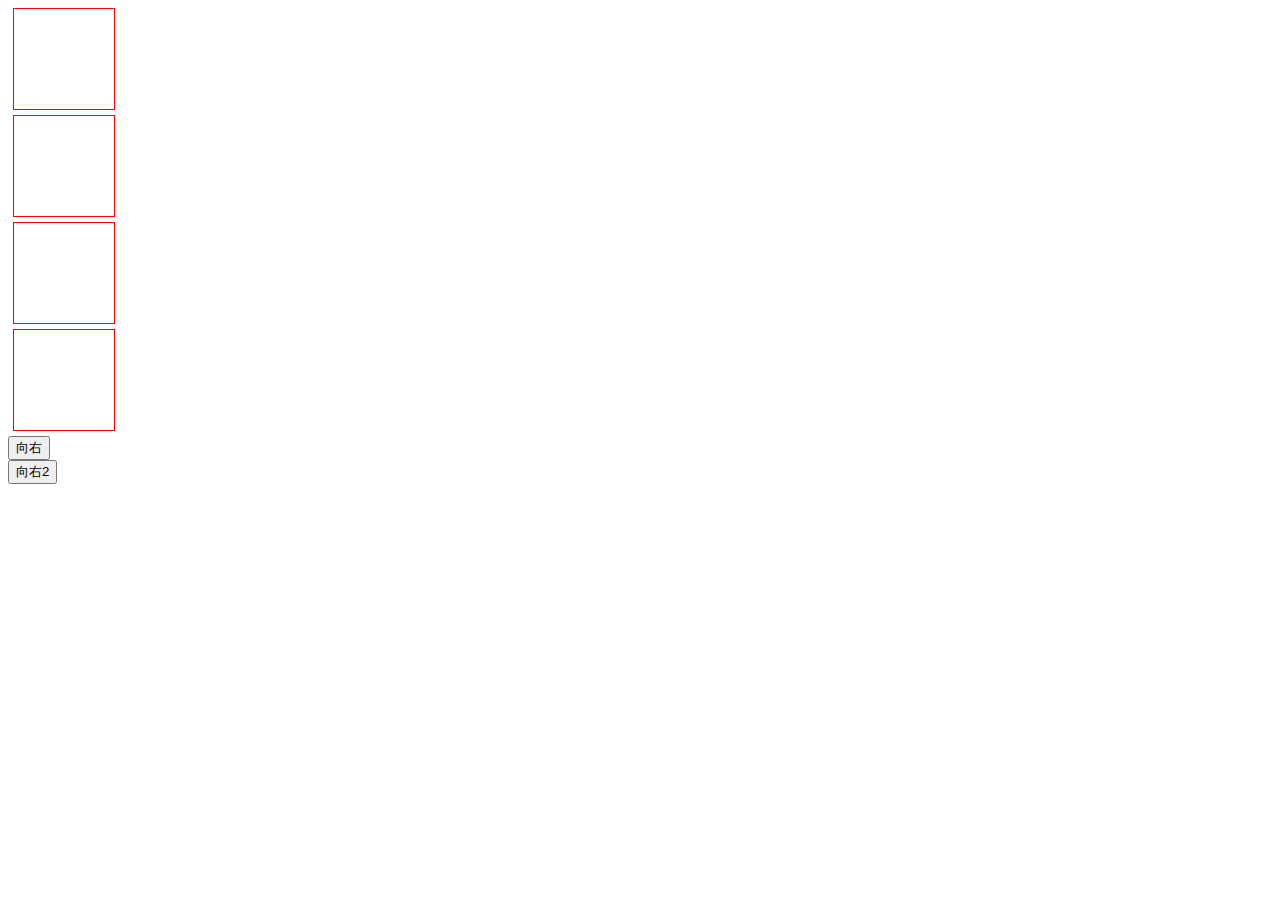
<file: A/DIV向右快速飞过.html>
<!DOCTYPE html>
<html>
	<head>
		<meta charset="utf-8">
		<title></title>
		<script src="js/jquery-2.1.4.min.js" type="text/javascript" charset="utf-8"></script>
		<style type="text/css">
		.box{
			position: relative;
			width: 100px;
			height: 100px;
			border: 1px solid red;
			margin: 5px;
		}
		</style>
	</head>
	<body>
		<div id="div1">
		    <div class="box" id="id"></div>
			<div class="box" id="id"></div>
			<div class="box" id="id"></div>
			<div class="box" id="id"></div>
		</div>
		<li onclick="a(1)"><input type="button" value="向右" class="right"></li>
		<li onclick="a(2)"><input type="button" value="向右2" class="right"></li>
		<script>
		    // var id=document.getElementById("id");
		    function a(a){
				var t;
				var timer=null;
				var startTime = Date.now();
				//获取多个ID
				var articleIdList = new Array();
				var id = $("div#id");
				if(id.val() != undefined || id.val() != null){
				console.log("进入IF判断");	
				
		        timer=setInterval(function(){
					for (var i = 0;i< id.length; i++) {
						var leftDis = id[i].offsetLeft+0.1*(Date.now()-startTime)/2;
						leftDis = leftDis > 1500 ? 1500 : leftDis;
		                id[i].style.left=leftDis+'px';
						console.log("进入开始:");
					};
		        },1);
				
				
				var t2 = setInterval(function(){
						$("#div1").empty();
						console.log("准备添加");
						$("#div1").append(
						"<div class='box' id='id'></div>"+
						"<div class='box' id='id'></div>"+
						"<div class='box' id='id'></div>"+
						"<div class='box' id='id'></div>"+
						"<div class='box' id='id'></div>"
						);
						 window.clearInterval(timer);
						 window.clearInterval(t2);
				},300);
				
				}else{
					window.clearInterval(timer)
					window.clearInterval(t2);
				}
		    };
		</script>
	</body>
</html>
</file>
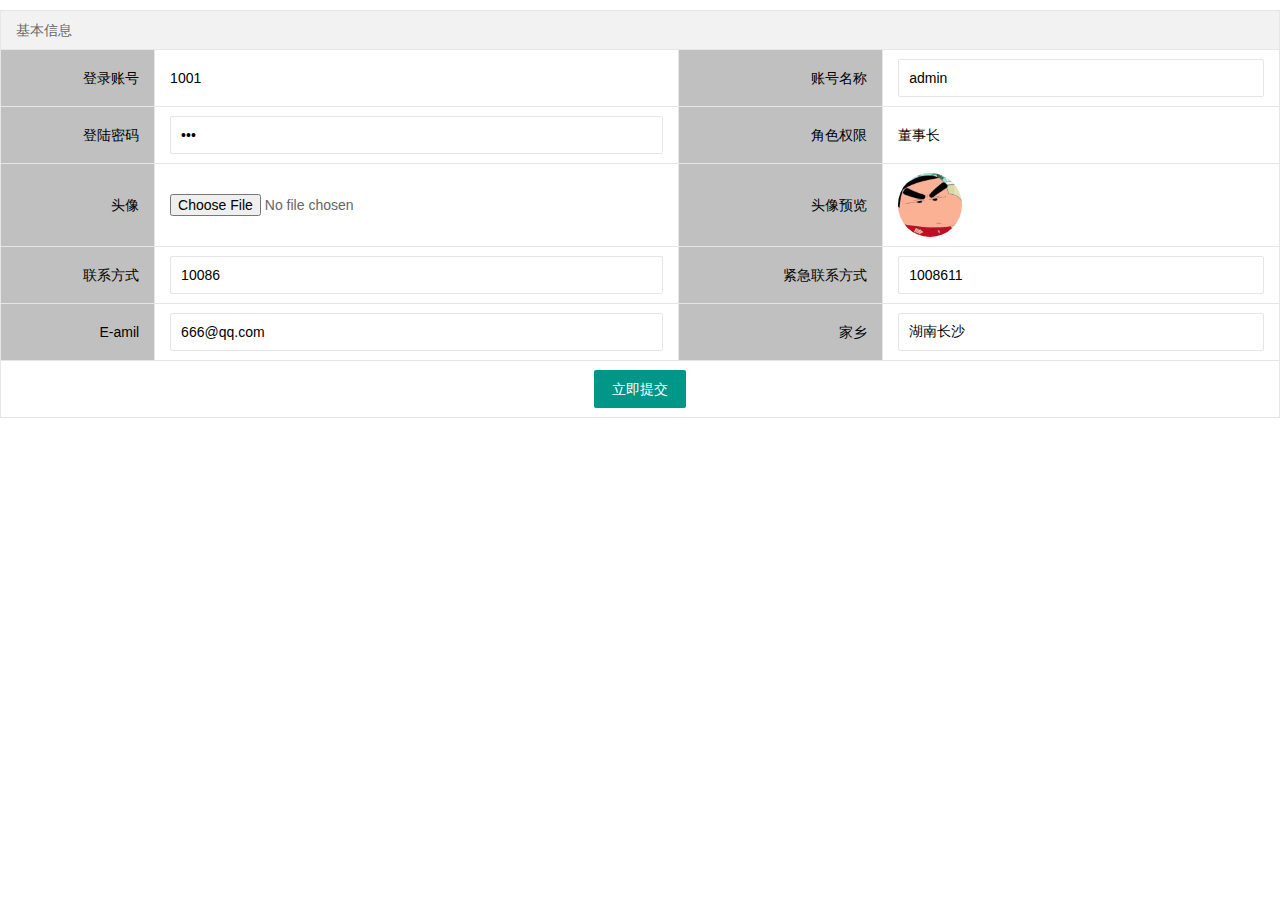
<file: A/个人资料.html>
<!DOCTYPE html>
<html>
	<head>
		<meta charset="utf-8">
		<title></title>
		<link rel="stylesheet" type="text/css" href="layui/css/layui.css"/>
		<style type="text/css">
			*{
				padding: 0;
				margin: 0;
			}
			.td_style{
				background-color: #C0C0C0;
				color: #000;
				font-family: 微软雅黑, 宋体, sans-serif;"
				font-size: 13px;
				text-align: right;
			}
			.table_input_text{
				border: none;
				background-color: transparent;
			}
		</style>
	</head>
	<body>
<div class="layui-form">
<form action="" method="post" class="form-horizontal" enctype="multipart/form-data" onsubmit="return lastname()">
  <table class="layui-table">
	<thead>
	  <tr>
		<th colspan="4">基本信息</th>
	  </tr> 
	</thead>
	<tbody>
	  <tr>
		<td class="td_style">登录账号</td>
		<td><span><input type="text" name="" value="1001" class="table_input_text" /></span></td>
		<td class="td_style">账号名称</td>
		<td><input type="text" name="" lay-verify="required" lay-reqtext="用户名是必填项，岂能为空？" placeholder="请输入账号名称" autocomplete="off" class="layui-input" value="admin"></td>
	  </tr>
	  <tr>
		<td class="td_style">登陆密码</td>
		<td><input type="password" name="" lay-verify="pass" placeholder="请输入密码" autocomplete="off" class="layui-input" value="***" lay-verify="required"></td>
		<td class="td_style">角色权限</td>
		<td><input type="text" name="" value="董事长" class="table_input_text"></td>
	  </tr>
	  <tr>
		<td class="td_style">头像</td>
		<td>
			<input type="file" accept="image/*" id="updatefile">
		</td>
		<td class="td_style">头像预览</td>
		<td><img src="images/蜡笔小新头像.jpg" alt="路径报错" id="uimg" name="" style="border-radius: 50%;width: 64px;height: 64px;"></td>
	  </tr>
	  <tr>
		<td class="td_style">联系方式</td>
		<td><input type="tel" name="" lay-verify="required" autocomplete="off" class="layui-input" value="10086"></td>
		<td class="td_style">紧急联系方式</td>
		<td><input type="tel" name="" lay-verify="required" autocomplete="off" class="layui-input" value="1008611"></td>
	  </tr>
	  <tr>
		<td class="td_style">E-amil</td>
		<td><input type="email" name="" lay-verify="required" autocomplete="off" class="layui-input" value="666@qq.com"></td>
		<td class="td_style">家乡</td>
		<td><input type="text" name=""  autocomplete="off" class="layui-input" value="湖南长沙"></td>
	  </tr>
	  <tr>
	  	<td colspan="4">
			<center>
				<button class="layui-btn" lay-submit lay-filter="formDemo">立即提交</button>
				<!-- <button type="button" class="layui-btn layui-btn-primary" onclick="window.close()">关闭</button> -->
			</center>
		</td>
	  </tr>
	</tbody>
  </table>
</form>
</div>         
	</body>
	<script src="js/jquery-2.1.4.min.js" type="text/javascript" charset="utf-8"></script>
	<script src="layui/layui.js" type="text/javascript" charset="utf-8"></script>
	<script type="text/javascript">
//上传
function lastname(){
	//获取欲上传的文件路径
	var filepath = document.getElementById("updatefile").value;
	//为了避免转义反斜杠出问题，这里将对其进行转换
	var re = /(\\+)/g;
	var filename=filepath.replace(re,"#");
	//对路径字符串进行剪切截取
	var one=filename.split("#");
	//获取数组中最后一个，即文件名
	var two=one[one.length-1];
	//再对文件名进行截取，以取得后缀名
	var three=two.split(".");
	//获取截取的最后一个字符串，即为后缀名
	var last=three[three.length-1];
	//添加需要判断的后缀名类型
	var tp ="jpg,gif,bmp,png,jpeg,ico,JPG,GIF,BMP,PNG,JPEG,ico";
	//返回符合条件的后缀名在字符串中的位置
	var rs=tp.indexOf(last);
	//如果返回的结果大于或等于0，说明包含允许上传的文件类型
	if(rs>=0){
		return true;
	}else{
		alert("您选择的上传文件不是有效的图片文件！");
		return false;
	}
}
		
				 
				 
				 
 $(function(){
		document.querySelector("#updatefile").addEventListener("change",function(){
		//alert(document.querySelector("#f").value);
		var file = document.querySelector("#updatefile").files[0];
		//console.log(file);
		var reder = new FileReader();
		//reder.readAsBinaryString(file);
		reder.readAsDataURL(file);
		//reder.readAsText(file);
		reder.onload=function(){
		console.log(reder.result);
		document.querySelector("#uimg").src=reder.result;
		};
	});
 });
	</script>
</html>
</file>
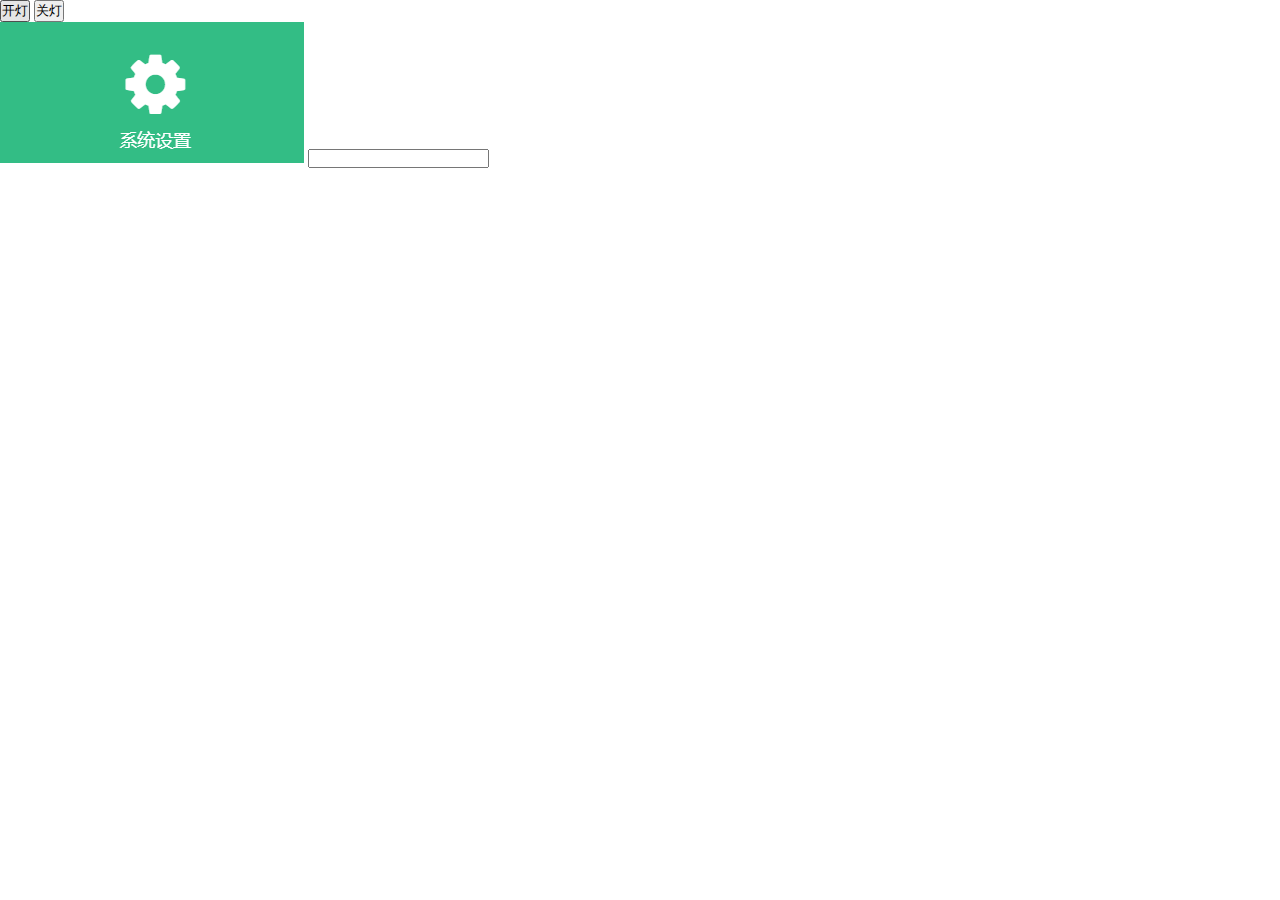
<file: A/关灯.html>
<!DOCTYPE html>
<html>
	<head>
		<meta charset="utf-8">
		<title>开关灯</title>
		<style type="text/css">
			*{
				padding: 0;
				margin: 0;
			}
		</style>
	</head>
	<body>
		<button id="b1" type="button">开灯</button>
		<button id="b2" type="button">关灯</button>
		<br>
		<img id="img1" src="images/1.png">
		<input type="text" id="" value="" />
	</body>
</html>
<script src="js/jquery-2.1.4.min.js" type="text/javascript" charset="utf-8"></script>
<script type="text/javascript">
	// 给button1添加事件,把背景色设置为白色
	$('#b1').click(function() {
		$('body').css("background-color", "transparent");
	});
	// 给button2添加事件,把背景色设置为黑色
	$('#b2').click(function() {
		$('body').css({
						"background-color":"#000",
						"opacity":"0.6"
					});
	});
</script>
</file>
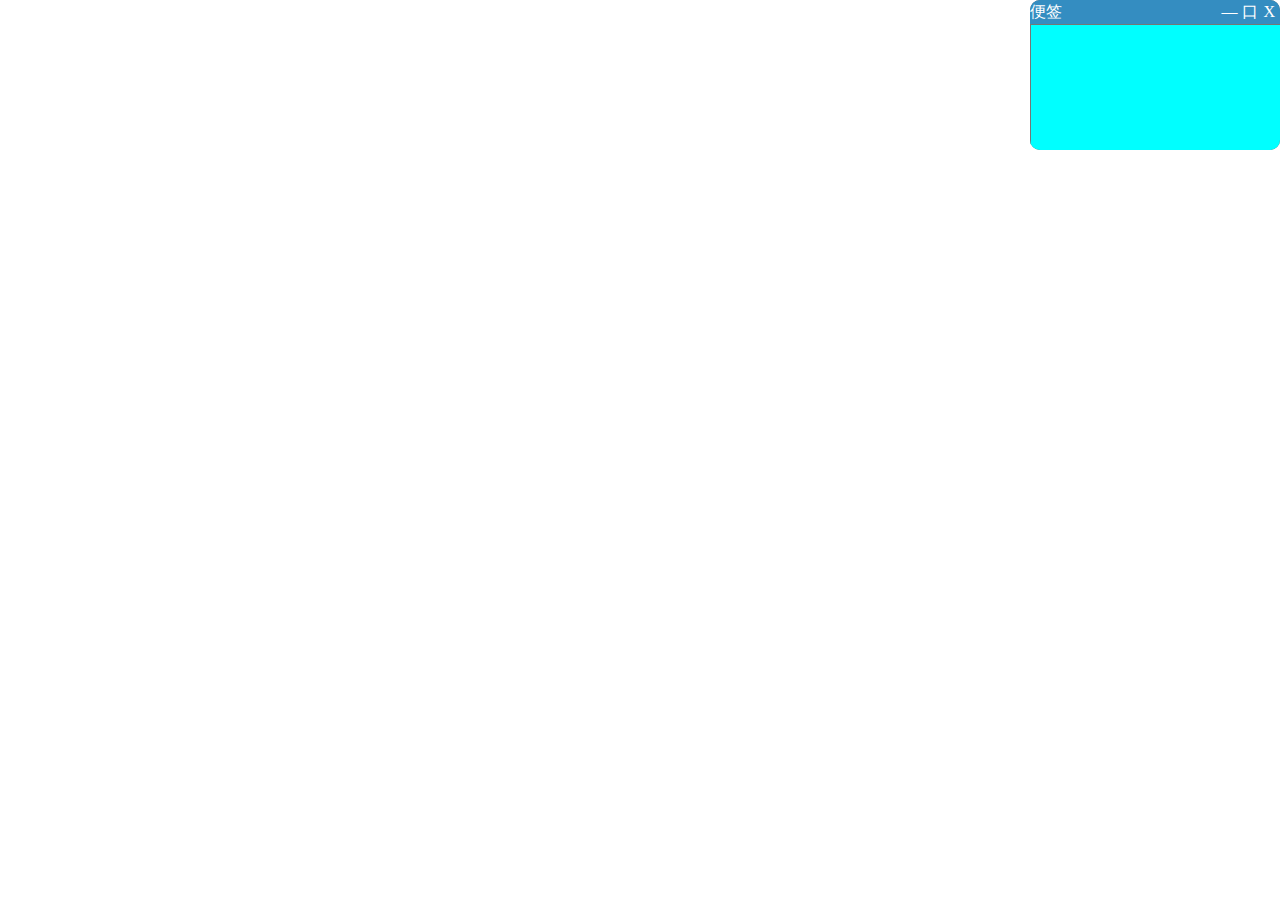
<file: A/可拖动div.html>
<!DOCTYPE html PUBLIC "-//W3C//DTD XHTML 1.0 Transitional//EN" "http://www.w3.org/TR/xhtml1/DTD/xhtml1-transitional.dtd">
<html xmlns="http://www.w3.org/1999/xhtml">
<head>
<meta http-equiv="Content-Type" content="text/html; charset=utf-8">
<title>弹窗</title>

<link rel="stylesheet" type="text/css" href="../../../../" media="all">

<script type="text/javascript" src="js/jquery-2.1.4.min.js"></script>
<script type="text/javascript">
$(function(){
	//定义各个DOM元素及按钮，obj是整个窗口，objcurs窗口的导航，guan是窗口关闭按钮，xiao是缩小到任务栏按钮，max是最大化窗口按钮
	var obj=$('.id123'),objcur=$('.nav123'),guan=$('.guan123'),xiao=$('.xiao123'),max=$('.max123');
	//定义所有变量，tuo为鼠标是否在导航上按下
	var tuo=false;
	//记录窗口最小最大前的位置及宽高
	var lefts,tops,widths,heights;
	//这里获取窗口元素的宽高，用于窗口最小最大后还原窗口，因为窗口在真正的项目中是可以拉大拉小的，而我这里没有开发此功能
	widths=obj.width();
	heights=obj.height();
	
	
	
	var X,Y;
	objcur.mousedown(function(e){
		X=e.pageX-obj.offset().left;
		Y=e.pageY-obj.offset().top;
		tuo=true;
	})
	
	
	$(document).mousemove(function(e){
		//如果当前窗口为100%则不允许拖动
		if(obj.width() == $(document).width()){
			tuo=false;
		}
		if(tuo){
			
			obj.css({
				left:e.pageX-X,
				top:e.pageY-Y
			})
			lefts=obj.offset().left;
			tops=obj.offset().top;
		}
	}).mouseup(function(){
		tuo=false;
	})
	
	//窗口最大化
	var shu=0;
	//双击导航框缩放窗口
	objcur.dblclick(function(){
		max.click();
	})
	//单击缩放按钮缩放窗口
	max.click(function(){
		if(shu == 0){
			obj.animate({
				width:'100%',
				height:'100%',
				left:'0px',
				top:'0px'
			},200);
			shu = 1;
		}else if(shu ==1){
			obj.animate({
				width:widths,
				height:heights,
				left:lefts,
				top:tops
			},200);
			shu = 0;
		}
	})
	
	//关闭窗口，也就删除了DOM元素
	guan.click(function(){
		obj.remove();
	})
	
	//缩小到任务栏
	var xiaos=1;
	xiao.click(function(){
		if(xiaos == 1){
			var s=$(document).height();//此处获取浏览器可视窗口的高度，也存在问题，当我们的窗口拉到浏览器上或下可视窗口外的时候，那么浏览器可视窗口的高度也被增大了，所以当我们的窗口拉到浏览器可视窗口上或下的外面的时候，我们缩小窗口到任务栏的话就将看不到缩小后的窗口，最简单的办法就是把此变量设置成全局变量，当页面加载的时候此变量就初始化了就不会被窗口拉出的时候增大
			obj.animate({
				left:'0px',
				top:s-24,
				width:'150px',
				height:'24px'
			},200);
			xiaos =0;
		}else if(xiaos == 0){
			obj.animate({
				width:widths,
				height:heights,
				left:lefts,
				top:tops
			},200);
			xiaos =1;
		}
	})
	
});
function a(){
	alert("保存成功");
	
}
</script>


<style type="text/css">
.id123{width:250px;height:150px;background:#666;overflow:hidden;position:absolute;top:0px;right:0px;border-radius:10px ;}
.id123 p{background:#348DC1;cursor:pointer;color:#fff;margin:0px;height:24px;line-height:24px;}
.id123 p span{float:right;margin-right:5px;}

</style>

</head>
<body>

<div class="id123">
	<p class="nav123">便签
		<span class="guan123">X</span>
		<span class="max123">口</span>
		<span class="xiao123">—</span>
	</p>
	<textarea rows="" cols="" wrap="hard" style="background-color: aqua;width: 250px;height: 150px;resize:none;" maxlength="100" onblur="a()"></textarea>
	
</div>

</body>
</html>
</file>
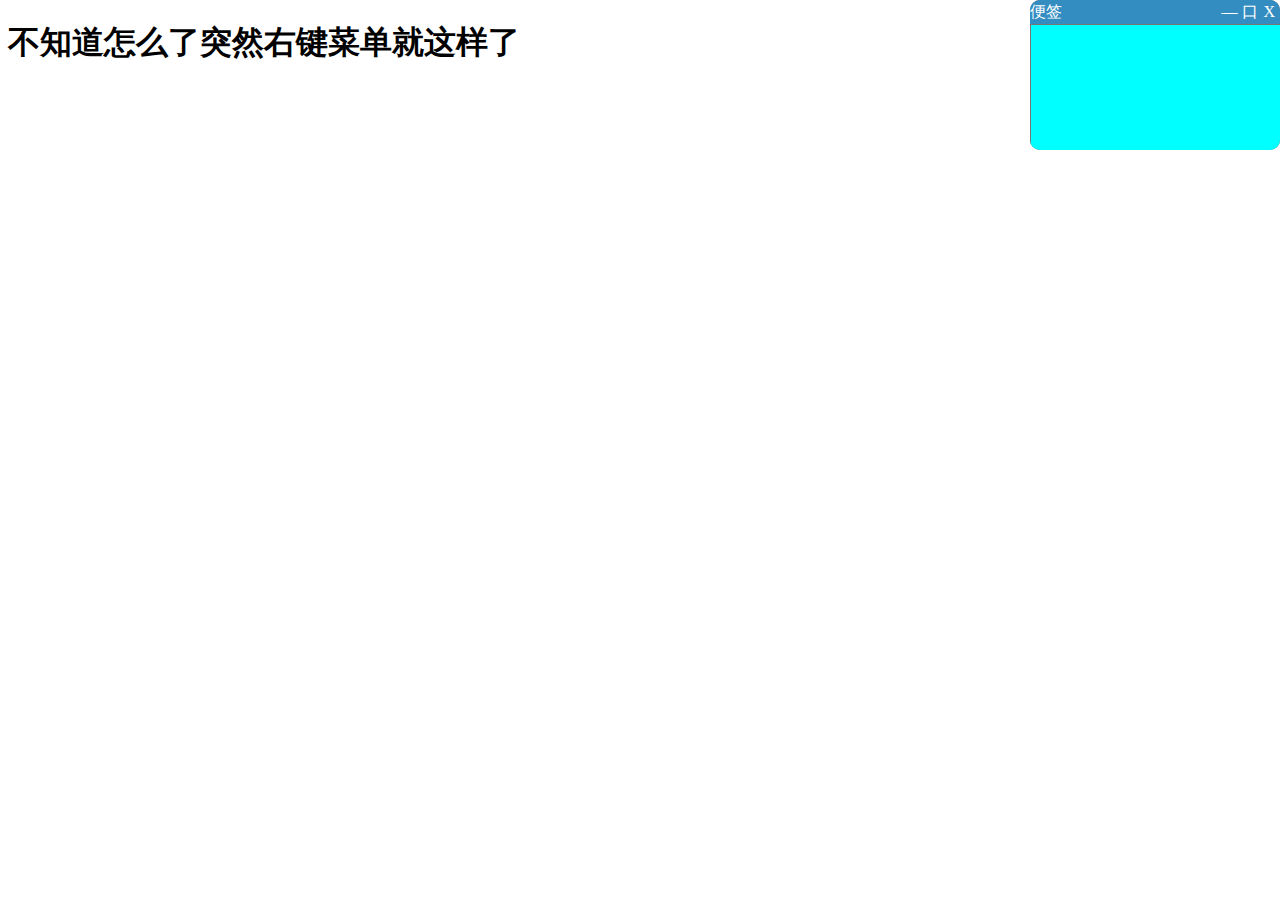
<file: A/右键菜单.html>
<!DOCTYPE html PUBLIC "-//W3C//DTD XHTML 1.0 Transitional//EN" "http://www.w3.org/TR/xhtml1/DTD/xhtml1-transitional.dtd">
<html xmlns="http://www.w3.org/1999/xhtml" xml:lang="zh"><head><meta http-equiv="Content-Type" content="text/html; charset=UTF-8">

<title>鼠标右键菜单</title>
	
<link rel="stylesheet" type="text/css" href="css/font-awesome.min.css">

<style type="text/css">
.shade{
	width:100%;
	height: 100%;
	position: absolute;
	top: 0px;
	left: 0px;
}
li{
	float: left;
	list-style-type: none;
	padding: 10px;
}
.wrap-ms-right{
	list-style: none;
	position: absolute;
	top: 0;
	left: 0;
	z-index: 9999;
	padding: 5px 0;
	min-width: 80px;
	margin: 0;
	display: none;
	font-family: "微软雅黑";
	font-size: 14px;
	background-color: #fff;
	color: #565555;
	border: 1px solid rgba(0, 0, 0, .15);
	box-sizing: border-box;
	border-radius: 4px;
	-webkit-box-shadow: 0 4px 12px rgba(0, 0, 0, 0.1);
	-moz-box-shadow: 0 4px 12px rgba(0, 0, 0, 0.1);
	-ms-box-shadow: 0 4px 12px rgba(0, 0, 0, 0.1);
	-o-box-shadow: 0 4px 12px rgba(0, 0, 0, 0.1);
	box-shadow: 0 4px 12px rgba(0, 0, 0, 0.1);
}
.ms-item{
	height: 30px;
	line-height: 30px;
	width: 150px;
	text-align: center;
	cursor: pointer;
	padding: 5px;
	text-align: left;
	font-size: 14px;
}
.ms-item-span{
	margin-left: 30px;
}
.ms-item:hover{
	background-color: skyblue;
	color: #FFFFFF;
}


/* 便签 */
.id123{width:250px;height:150px;background:#666;overflow:hidden;position:absolute;top:0px;right:0px;border-radius:10px ;}
.id123 p{background:#348DC1;cursor:pointer;color:#fff;margin:0px;height:24px;line-height:24px;}
.id123 p span{float:right;margin-right:5px;}

/* 结束便签 */
</style>
</head>
<body>
	
	
	
<div class="shade"></div>
<h1>不知道怎么了突然右键菜单就这样了</h1>
	<div class="wrap-ms-right" style="display: none;">
		<ul>
			<li class="ms-item" data-item="0"><span class="ms-item-span">显示桌面</span></li>
			<li class="ms-item" data-item="1"><span class="ms-item-span">关闭所有</span></li>
			<li class="ms-item" data-item="2" style="border-bottom:1px solid #B8CBCB;"><span class="ms-item-span">刷新</span></li>
			<li class="ms-item" data-item="4"><span class="ms-item-span">系统设置</span></li>
			<li class="ms-item" data-item="5"><span class="ms-item-span">主题设置</span></li>
			<li class="ms-item" data-item="6" style="border-bottom:1px solid #B8CBCB;"><span class="ms-item-span">技术支持</span></li>
			<li class="ms-item" data-item="7"><span class="ms-item-span">注销</span></li>
		</ul>
	</div>
	
	
	<div class="id123">
		<p class="nav123">便签
			<span class="guan123">X</span>
			<span class="max123">口</span>
			<span class="xiao123">—</span>
		</p>
		<textarea rows="" cols="" wrap="hard" style="background-color: aqua;width: 250px;height: 150px;resize:none;" maxlength="100" onblur="a()"></textarea>
		
	</div>

<script src="js/jquery-2.1.4.min.js" type="text/javascript"></script>
<script src="js/mouseRight.min.js" type="text/javascript" charset="utf-8"></script>
<script type="text/javascript">
$('body').mouseRight({menu: [{
	itemName: "添加",
	callback: function() {alert('我是添加')}
}, {
	itemName: "修改",
	callback: function() {alert('我是修改')}
},{
	itemName: "粘贴",
	callback: function() {alert('我是粘贴')}
},{
	itemName: "删除",
	callback: function() {alert('我是删除')}
}]});

$(function(){
	//定义各个DOM元素及按钮，obj是整个窗口，objcurs窗口的导航，guan是窗口关闭按钮，xiao是缩小到任务栏按钮，max是最大化窗口按钮
	var obj=$('.id123'),objcur=$('.nav123'),guan=$('.guan123'),xiao=$('.xiao123'),max=$('.max123');
	//定义所有变量，tuo为鼠标是否在导航上按下
	var tuo=false;
	//记录窗口最小最大前的位置及宽高
	var lefts,tops,widths,heights;
	//这里获取窗口元素的宽高，用于窗口最小最大后还原窗口，因为窗口在真正的项目中是可以拉大拉小的，而我这里没有开发此功能
	widths=obj.width();
	heights=obj.height();
	
	
	
	var X,Y;
	objcur.mousedown(function(e){
		X=e.pageX-obj.offset().left;
		Y=e.pageY-obj.offset().top;
		tuo=true;
	})
	
	
	$(document).mousemove(function(e){
		//如果当前窗口为100%则不允许拖动
		if(obj.width() == $(document).width()){
			tuo=false;
		}
		if(tuo){
			
			obj.css({
				left:e.pageX-X,
				top:e.pageY-Y
			})
			lefts=obj.offset().left;
			tops=obj.offset().top;
		}
	}).mouseup(function(){
		tuo=false;
	})
	
	//窗口最大化
	var shu=0;
	//双击导航框缩放窗口
	objcur.dblclick(function(){
		max.click();
	})
	//单击缩放按钮缩放窗口
	max.click(function(){
		if(shu == 0){
			obj.animate({
				width:'100%',
				height:'100%',
				left:'0px',
				top:'0px'
			},200);
			shu = 1;
		}else if(shu ==1){
			obj.animate({
				width:widths,
				height:heights,
				left:lefts,
				top:tops
			},200);
			shu = 0;
		}
	})
	
	//关闭窗口，也就删除了DOM元素
	guan.click(function(){
		obj.remove();
	})
	
	//缩小到任务栏
	var xiaos=1;
	xiao.click(function(){
		if(xiaos == 1){
			var s=$(document).height();//此处获取浏览器可视窗口的高度，也存在问题，当我们的窗口拉到浏览器上或下可视窗口外的时候，那么浏览器可视窗口的高度也被增大了，所以当我们的窗口拉到浏览器可视窗口上或下的外面的时候，我们缩小窗口到任务栏的话就将看不到缩小后的窗口，最简单的办法就是把此变量设置成全局变量，当页面加载的时候此变量就初始化了就不会被窗口拉出的时候增大
			obj.animate({
				left:'0px',
				top:s-24,
				width:'150px',
				height:'24px'
			},200);
			xiaos =0;
		}else if(xiaos == 0){
			obj.animate({
				width:widths,
				height:heights,
				left:lefts,
				top:tops
			},200);
			xiaos =1;
		}
	})
	
});
function a(){
	alert("保存成功");
	
}
</script>


</body>
</html>
</file>
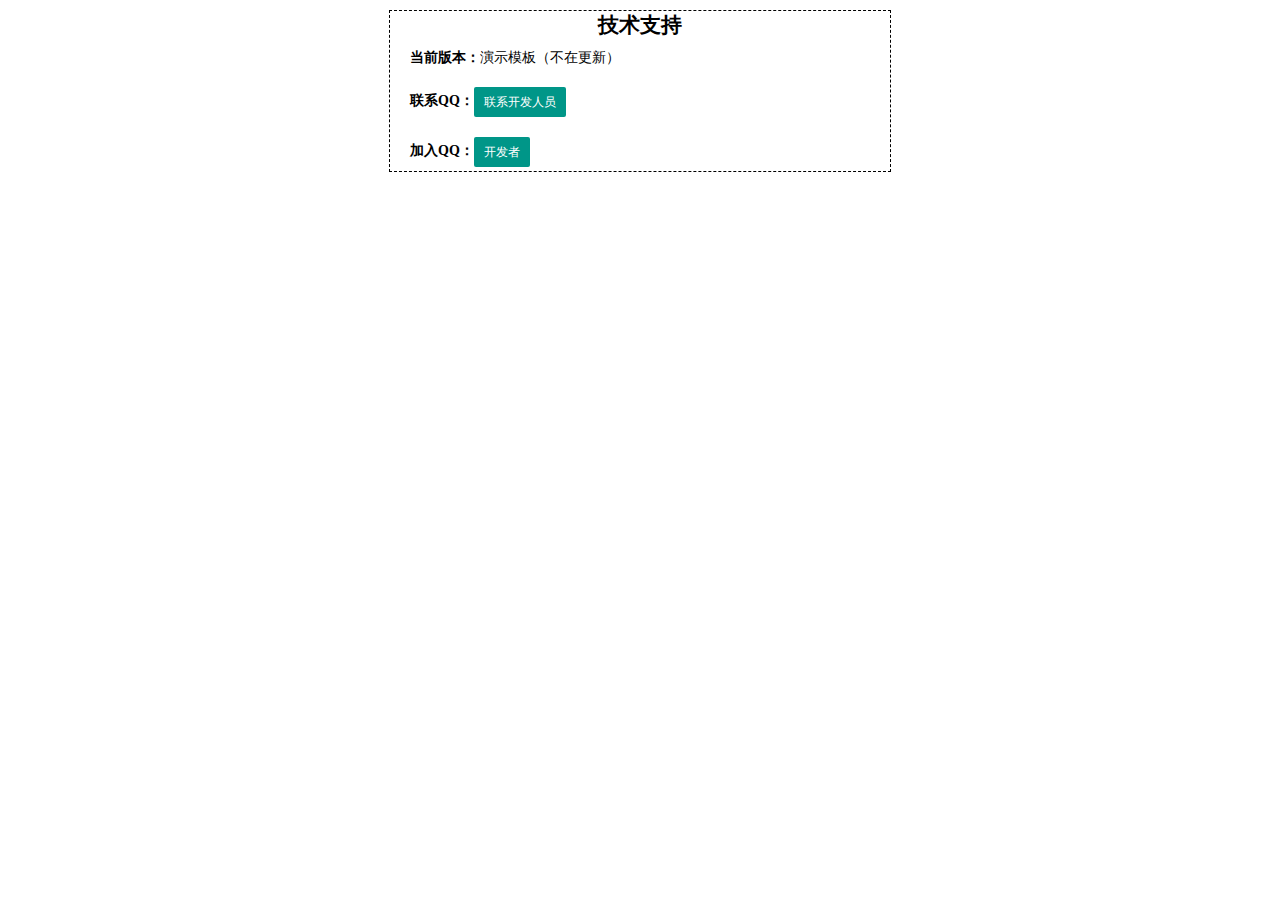
<file: A/技术支持.html>
<!DOCTYPE html>
<html>
	<head>
		<meta charset="utf-8">
		<title></title>
		<link rel="stylesheet" type="text/css" href="layui/css/layui.css"/>
		<style type="text/css">
			*{
				padding: 0;
				margin: 0;
			}
			table,tr,td,th{
				border: none;
			}
			#div_big{
				width: 500px;
				height: 160px;
				border: 1px dashed #000;
				margin:0 auto;
				margin-top: 10px;		
				font-family: "微软雅黑";
			}
			#div_big div{
				padding: 10px;
			}
		</style>
	</head>
	<body>
		<div id = "div_big" >
			<h2 align="center"><b>技术支持</b></h2>
			<div style="margin-left: 10px;"><b>当前版本：</b>演示模板（不在更新）</div>
			<div style="margin-left: 10px;"><b>联系QQ：</b><a href="tencent://message/?uin=1469169025&Site=0vov.com&Menu=yes"><button type="button" class="layui-btn layui-btn-sm">联系开发人员</button></a>&nbsp;&nbsp;&nbsp;&nbsp;<a href="tencent://message/?uin=****&Site=QQ&Menu=yes"></a></div>
			<div style="margin-left: 10px;"><b>加入QQ：</b><a href="tencent://message/?uin=1469169025&Site=qq&Menu=yes"><button type="button" class="layui-btn layui-btn-sm">开发者</button></a></div>
		</div>
	</body>
	<script src="layui/layui.js" type="text/javascript" charset="utf-8"></script>
	<script type="text/javascript">
		
	</script>
</html>
</file>
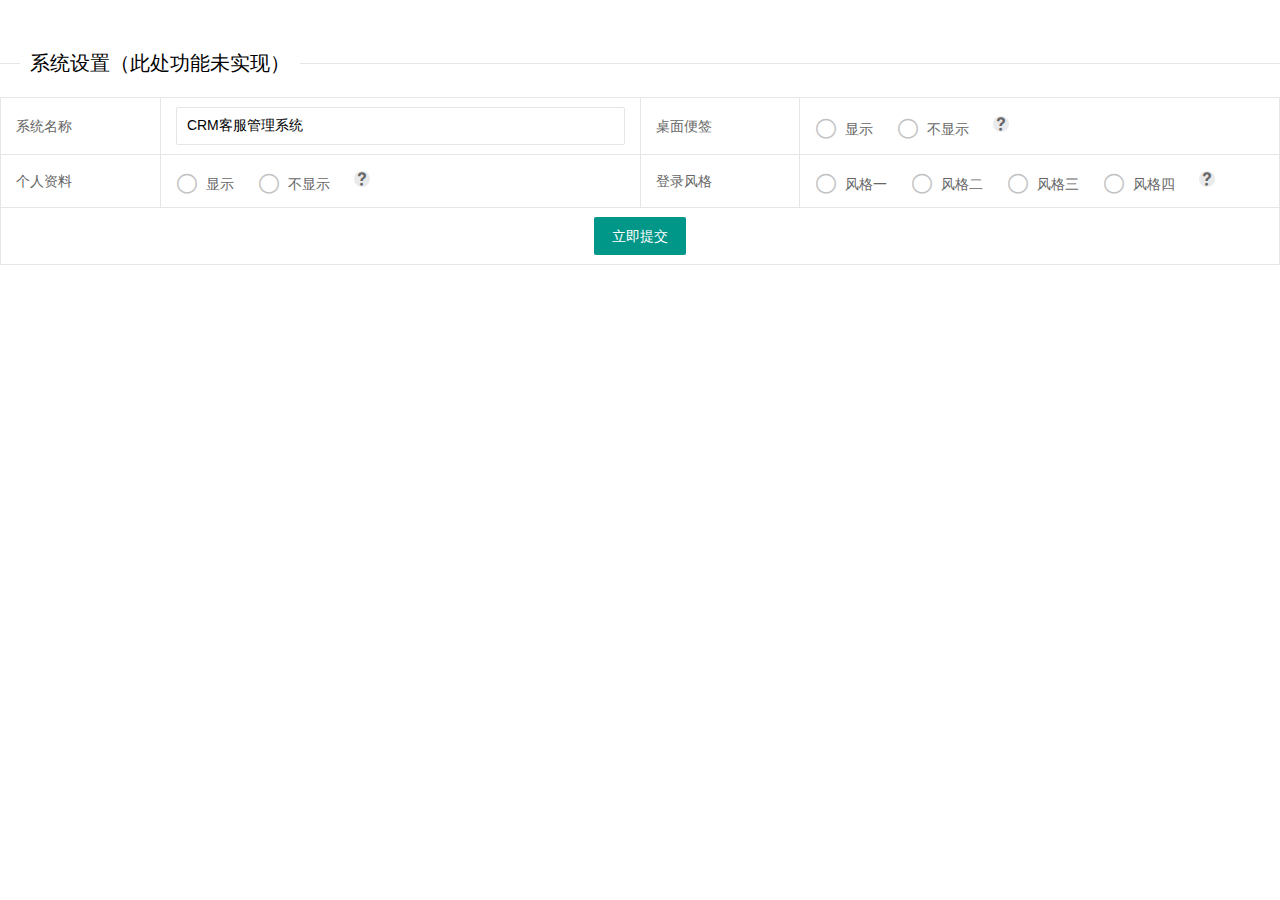
<file: A/系统设置.html>
<!DOCTYPE html>
<html>
	<head>
		<meta charset="utf-8">
		<title></title>
		<link rel="stylesheet" type="text/css" href="layui/css/layui.css"/>
	</head>
	<body>
		<fieldset class="layui-elem-field layui-field-title" style="margin-top: 50px;">
		  <legend>系统设置（此处功能未实现）</legend>
		</fieldset>  
		 
		<div class="layui-form">
		  <table class="layui-table">
 		    <colgroup>
				<col width="50">
				<col width="150">
			    <col width="50">
				<col width="150">
		      <col>
		    </colgroup>
		      <tr>
		        <th>系统名称</th>
		        <th><input type="text" readonly="readonly" name="" required  lay-verify="required" placeholder="请输入标题" autocomplete="off" class="layui-input" value="CRM客服管理系统"></th>
				<th>桌面便签</th>
				<th>
					<input type="radio" name="note" value="显示" title="显示">
					<input type="radio" name="note" value="不显示" title="不显示">
					<i title="页面是否显示便签" class="layui-icon" style="background-color: #E9EAEC;border-radius:50%;">&#xe607;</i>   
				</th>
		      </tr> 
		      <tr>
		        <th>个人资料</th>
		        <th>
					<input type="radio" name="personalData" value="显示" title="显示">
					<input type="radio" name="personalData" value="不显示" title="不显示">
					<i title="页面是否显示个人资料" class="layui-icon" style="background-color: #E9EAEC;border-radius:50%;">&#xe607;</i>   
				</th>
				<th>登录风格</th>
				<th>
					<input type="radio" name="login" value="显示" title="风格一">
					<input type="radio" name="login" value="不显示" title="风格二">
					<input type="radio" name="login" value="不显示" title="风格三">
					<input type="radio" name="login" value="不显示" title="风格四">
					<i title="切换登录风格" class="layui-icon" style="background-color: #E9EAEC;border-radius:50%;">&#xe607;</i>  
				</th>
		      </tr>
		      <tr>
		        <th colspan="4">
					<center>
						<button class="layui-btn" lay-submit lay-filter="formDemo">立即提交</button>
						<!-- <button type="button" class="layui-btn layui-btn-primary" onclick="window.close()">关闭</button> -->
					</center>
				</th>
		      </tr>
		     
		  </table>
		</div>
	</body>
	<script src="layui/layui.js" type="text/javascript" charset="utf-8"></script>
<script>
//Demo
layui.use('form', function(){
  var form = layui.form;
  
  //监听提交
  form.on('submit(formDemo)', function(data){
    layer.msg(JSON.stringify(data.field));
    return false;
  });
});
</script>
</html>
</file>
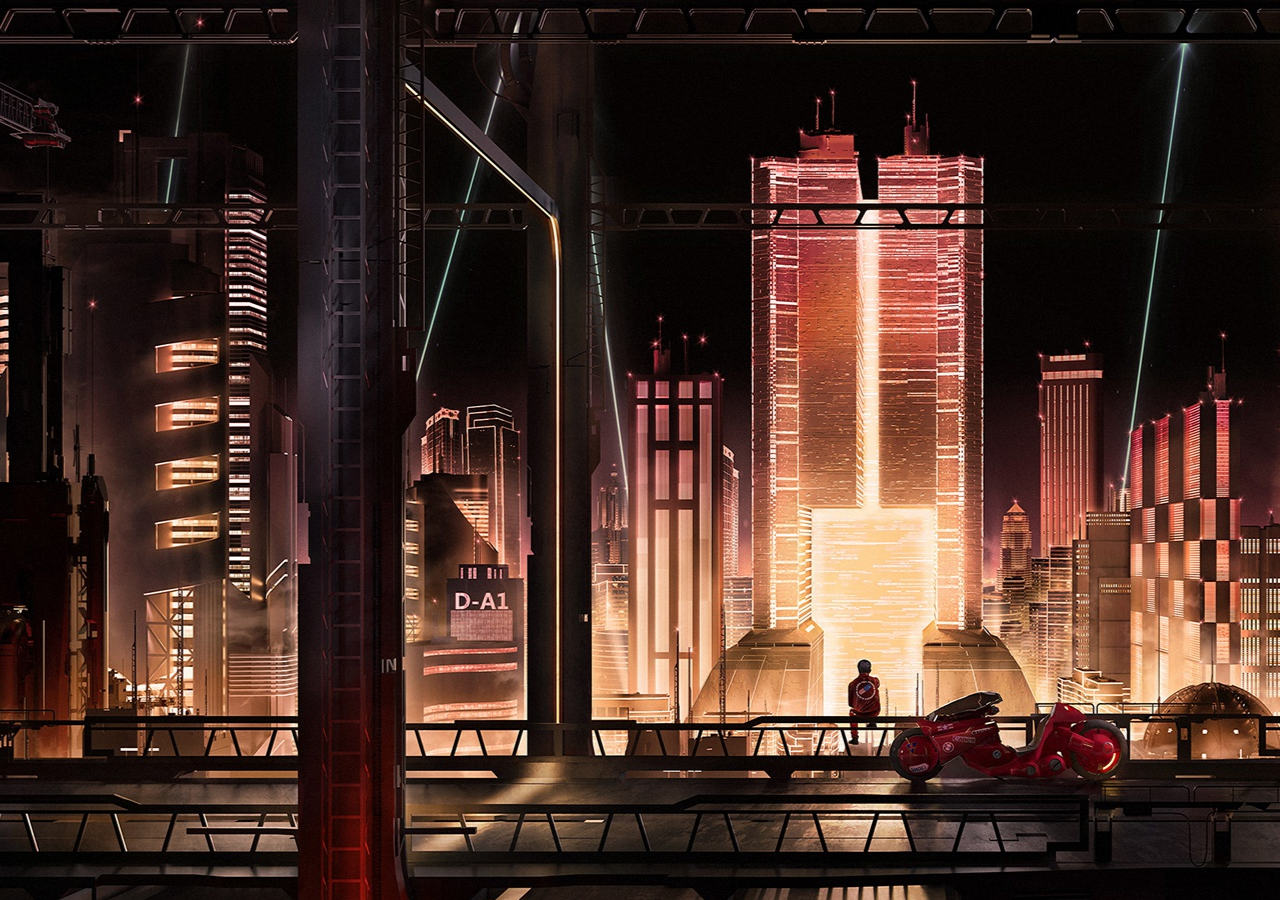
<file: A/背景图片动.html>
<!DOCTYPE html>
<html lang="en">
<head>
    <meta charset="UTF-8">
    <title>css+js让背景图片动起来</title>
    <style>
        #section{
            margin:0 auto;
            background:url(images/bgimg.jpg);
            background-position-x: 0px;
            background-position-y: 0px;
            background-repeat: repeat;
        }
    </style>
</head>
<body id="section">


<script src="js/jquery-2.1.4.min.js" type="text/javascript" charset="utf-8"></script>
<script>
    var section = $('#section');
    var x =0;
    function polling() {
        x += 5;
        section.animate({
            'background-position-x': x+'%',
        }, 400, 'linear');
        setTimeout(polling,300)
    }
    polling();
</script>

</body>
</html>
</file>
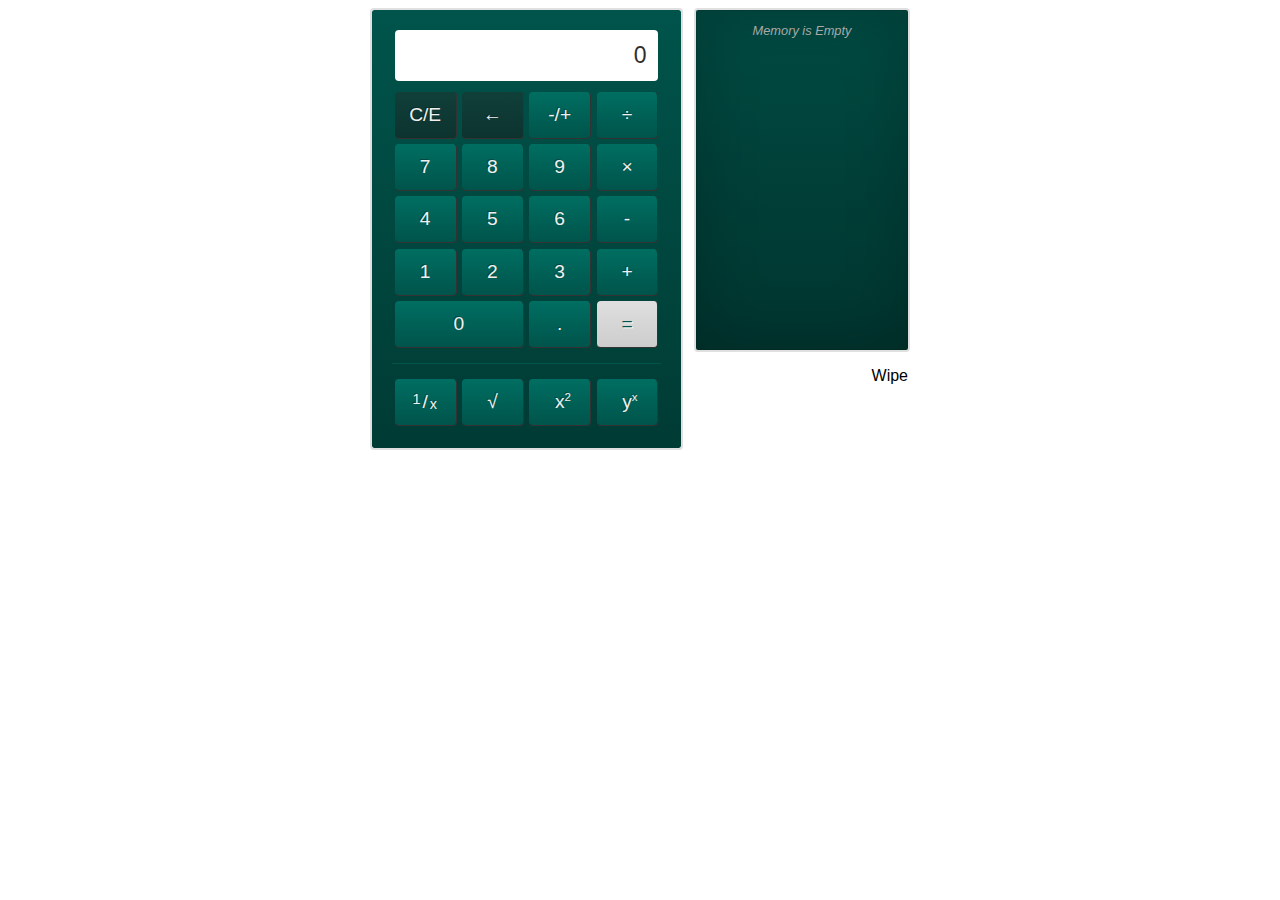
<file: A/计算器.html>
<!doctype html>
<html>
<head>
<meta charset="utf-8">

<title>jQuery计算器带操作记录</title>

<link rel="stylesheet" href="css/jsq.css" media="screen" type="text/css" />

</head>
<body>

<div id="container">
<div id="the-calculator">
<div id="the-display">
  <form name="calculator">
	<span id="total">0</span>
  </form>
</div>
<div id="the-buttons">
  <div class="button-row clearfix">
	<button id="calc_clear" value="C/E" >C/E</button>
	<button id="calc_back" value="&larr;" >&larr;</button>
	<button id="calc_neg" value="-/+" >-/+</button>
	<button class="calc_op" value="/" >&divide;</button>
  </div>
  <div class="button-row clearfix">
	<button class="calc_int" value="7" >7</button>
	<button class="calc_int" value="8" >8</button>
	<button class="calc_int" value="9" >9</button>
	<button class="calc_op" value="*" >&times;</button>
  </div>
  <div class="button-row clearfix">
	<button class="calc_int" value="4" >4</button>
	<button class="calc_int" value="5" >5</button>
	<button class="calc_int" value="6" >6</button>
	<button class="calc_op" value="-" >-</button>
  </div>
  <div class="button-row clearfix">
	<button class="calc_int" value="1" >1</button>
	<button class="calc_int" value="2" >2</button>
	<button class="calc_int" value="3" >3</button>
	<button class="calc_op" value="+" >+</button>
  </div>
  <div class="button-row clearfix">
	<button id="calc_zero" class="calc_int" value="0" >0</button>
	<button id="calc_decimal" value="." >.</button>
	<button id="calc_eval" value="=" >=</button>
  </div>
  <div id="extra-buttons" class="button-row">
	<button id="calc_denom" value="1/x" ><span class="denominator"><span class="denom-top">1</span><span class="denom-slash">/</span><span class="denom-btm">x</span></span></button>
	<button id="calc_sqrt" value="&radic;" >&radic;</button>
	<button id="calc_square" value="x2" >x<span class="exponent">2</span></button>
	<button id="calc_powerof" class="calc_op" value="^" >y<span class="exponent">x</span></button>
  </div>
</div>
</div>
<div id="the-results">
<ul id="results_list"><li id="result_default">Memory is Empty</li></ul>
<a id="result_clear" href="#">Wipe</a>
</div>
</div>
<script src="http://www.jq22.com/jquery/1.8.3/jquery.min.js"></script>
<script src="js/jsq.js"></script>
</body>
</html>
</file>
<file: A/layui/css/layui.css>
/** layui-v2.5.5 MIT License By https://www.layui.com */
 .layui-inline,img{display:inline-block;vertical-align:middle}h1,h2,h3,h4,h5,h6{font-weight:400}.layui-edge,.layui-header,.layui-inline,.layui-main{position:relative}.layui-body,.layui-edge,.layui-elip{overflow:hidden}.layui-btn,.layui-edge,.layui-inline,img{vertical-align:middle}.layui-btn,.layui-disabled,.layui-icon,.layui-unselect{-moz-user-select:none;-webkit-user-select:none;-ms-user-select:none}.layui-elip,.layui-form-checkbox span,.layui-form-pane .layui-form-label{text-overflow:ellipsis;white-space:nowrap}.layui-breadcrumb,.layui-tree-btnGroup{visibility:hidden}blockquote,body,button,dd,div,dl,dt,form,h1,h2,h3,h4,h5,h6,input,li,ol,p,pre,td,textarea,th,ul{margin:0;padding:0;-webkit-tap-highlight-color:rgba(0,0,0,0)}a:active,a:hover{outline:0}img{border:none}li{list-style:none}table{border-collapse:collapse;border-spacing:0}h4,h5,h6{font-size:100%}button,input,optgroup,option,select,textarea{font-family:inherit;font-size:inherit;font-style:inherit;font-weight:inherit;outline:0}pre{white-space:pre-wrap;white-space:-moz-pre-wrap;white-space:-pre-wrap;white-space:-o-pre-wrap;word-wrap:break-word}body{line-height:24px;font:14px Helvetica Neue,Helvetica,PingFang SC,Tahoma,Arial,sans-serif}hr{height:1px;margin:10px 0;border:0;clear:both}a{color:#333;text-decoration:none}a:hover{color:#777}a cite{font-style:normal;*cursor:pointer}.layui-border-box,.layui-border-box *{box-sizing:border-box}.layui-box,.layui-box *{box-sizing:content-box}.layui-clear{clear:both;*zoom:1}.layui-clear:after{content:'\20';clear:both;*zoom:1;display:block;height:0}.layui-inline{*display:inline;*zoom:1}.layui-edge{display:inline-block;width:0;height:0;border-width:6px;border-style:dashed;border-color:transparent}.layui-edge-top{top:-4px;border-bottom-color:#999;border-bottom-style:solid}.layui-edge-right{border-left-color:#999;border-left-style:solid}.layui-edge-bottom{top:2px;border-top-color:#999;border-top-style:solid}.layui-edge-left{border-right-color:#999;border-right-style:solid}.layui-disabled,.layui-disabled:hover{color:#d2d2d2!important;cursor:not-allowed!important}.layui-circle{border-radius:100%}.layui-show{display:block!important}.layui-hide{display:none!important}@font-face{font-family:layui-icon;src:url(../font/iconfont.eot?v=250);src:url(../font/iconfont.eot?v=250#iefix) format('embedded-opentype'),url(../font/iconfont.woff2?v=250) format('woff2'),url(../font/iconfont.woff?v=250) format('woff'),url(../font/iconfont.ttf?v=250) format('truetype'),url(../font/iconfont.svg?v=250#layui-icon) format('svg')}.layui-icon{font-family:layui-icon!important;font-size:16px;font-style:normal;-webkit-font-smoothing:antialiased;-moz-osx-font-smoothing:grayscale}.layui-icon-reply-fill:before{content:"\e611"}.layui-icon-set-fill:before{content:"\e614"}.layui-icon-menu-fill:before{content:"\e60f"}.layui-icon-search:before{content:"\e615"}.layui-icon-share:before{content:"\e641"}.layui-icon-set-sm:before{content:"\e620"}.layui-icon-engine:before{content:"\e628"}.layui-icon-close:before{content:"\1006"}.layui-icon-close-fill:before{content:"\1007"}.layui-icon-chart-screen:before{content:"\e629"}.layui-icon-star:before{content:"\e600"}.layui-icon-circle-dot:before{content:"\e617"}.layui-icon-chat:before{content:"\e606"}.layui-icon-release:before{content:"\e609"}.layui-icon-list:before{content:"\e60a"}.layui-icon-chart:before{content:"\e62c"}.layui-icon-ok-circle:before{content:"\1005"}.layui-icon-layim-theme:before{content:"\e61b"}.layui-icon-table:before{content:"\e62d"}.layui-icon-right:before{content:"\e602"}.layui-icon-left:before{content:"\e603"}.layui-icon-cart-simple:before{content:"\e698"}.layui-icon-face-cry:before{content:"\e69c"}.layui-icon-face-smile:before{content:"\e6af"}.layui-icon-survey:before{content:"\e6b2"}.layui-icon-tree:before{content:"\e62e"}.layui-icon-upload-circle:before{content:"\e62f"}.layui-icon-add-circle:before{content:"\e61f"}.layui-icon-download-circle:before{content:"\e601"}.layui-icon-templeate-1:before{content:"\e630"}.layui-icon-util:before{content:"\e631"}.layui-icon-face-surprised:before{content:"\e664"}.layui-icon-edit:before{content:"\e642"}.layui-icon-speaker:before{content:"\e645"}.layui-icon-down:before{content:"\e61a"}.layui-icon-file:before{content:"\e621"}.layui-icon-layouts:before{content:"\e632"}.layui-icon-rate-half:before{content:"\e6c9"}.layui-icon-add-circle-fine:before{content:"\e608"}.layui-icon-prev-circle:before{content:"\e633"}.layui-icon-read:before{content:"\e705"}.layui-icon-404:before{content:"\e61c"}.layui-icon-carousel:before{content:"\e634"}.layui-icon-help:before{content:"\e607"}.layui-icon-code-circle:before{content:"\e635"}.layui-icon-water:before{content:"\e636"}.layui-icon-username:before{content:"\e66f"}.layui-icon-find-fill:before{content:"\e670"}.layui-icon-about:before{content:"\e60b"}.layui-icon-location:before{content:"\e715"}.layui-icon-up:before{content:"\e619"}.layui-icon-pause:before{content:"\e651"}.layui-icon-date:before{content:"\e637"}.layui-icon-layim-uploadfile:before{content:"\e61d"}.layui-icon-delete:before{content:"\e640"}.layui-icon-play:before{content:"\e652"}.layui-icon-top:before{content:"\e604"}.layui-icon-friends:before{content:"\e612"}.layui-icon-refresh-3:before{content:"\e9aa"}.layui-icon-ok:before{content:"\e605"}.layui-icon-layer:before{content:"\e638"}.layui-icon-face-smile-fine:before{content:"\e60c"}.layui-icon-dollar:before{content:"\e659"}.layui-icon-group:before{content:"\e613"}.layui-icon-layim-download:before{content:"\e61e"}.layui-icon-picture-fine:before{content:"\e60d"}.layui-icon-link:before{content:"\e64c"}.layui-icon-diamond:before{content:"\e735"}.layui-icon-log:before{content:"\e60e"}.layui-icon-rate-solid:before{content:"\e67a"}.layui-icon-fonts-del:before{content:"\e64f"}.layui-icon-unlink:before{content:"\e64d"}.layui-icon-fonts-clear:before{content:"\e639"}.layui-icon-triangle-r:before{content:"\e623"}.layui-icon-circle:before{content:"\e63f"}.layui-icon-radio:before{content:"\e643"}.layui-icon-align-center:before{content:"\e647"}.layui-icon-align-right:before{content:"\e648"}.layui-icon-align-left:before{content:"\e649"}.layui-icon-loading-1:before{content:"\e63e"}.layui-icon-return:before{content:"\e65c"}.layui-icon-fonts-strong:before{content:"\e62b"}.layui-icon-upload:before{content:"\e67c"}.layui-icon-dialogue:before{content:"\e63a"}.layui-icon-video:before{content:"\e6ed"}.layui-icon-headset:before{content:"\e6fc"}.layui-icon-cellphone-fine:before{content:"\e63b"}.layui-icon-add-1:before{content:"\e654"}.layui-icon-face-smile-b:before{content:"\e650"}.layui-icon-fonts-html:before{content:"\e64b"}.layui-icon-form:before{content:"\e63c"}.layui-icon-cart:before{content:"\e657"}.layui-icon-camera-fill:before{content:"\e65d"}.layui-icon-tabs:before{content:"\e62a"}.layui-icon-fonts-code:before{content:"\e64e"}.layui-icon-fire:before{content:"\e756"}.layui-icon-set:before{content:"\e716"}.layui-icon-fonts-u:before{content:"\e646"}.layui-icon-triangle-d:before{content:"\e625"}.layui-icon-tips:before{content:"\e702"}.layui-icon-picture:before{content:"\e64a"}.layui-icon-more-vertical:before{content:"\e671"}.layui-icon-flag:before{content:"\e66c"}.layui-icon-loading:before{content:"\e63d"}.layui-icon-fonts-i:before{content:"\e644"}.layui-icon-refresh-1:before{content:"\e666"}.layui-icon-rmb:before{content:"\e65e"}.layui-icon-home:before{content:"\e68e"}.layui-icon-user:before{content:"\e770"}.layui-icon-notice:before{content:"\e667"}.layui-icon-login-weibo:before{content:"\e675"}.layui-icon-voice:before{content:"\e688"}.layui-icon-upload-drag:before{content:"\e681"}.layui-icon-login-qq:before{content:"\e676"}.layui-icon-snowflake:before{content:"\e6b1"}.layui-icon-file-b:before{content:"\e655"}.layui-icon-template:before{content:"\e663"}.layui-icon-auz:before{content:"\e672"}.layui-icon-console:before{content:"\e665"}.layui-icon-app:before{content:"\e653"}.layui-icon-prev:before{content:"\e65a"}.layui-icon-website:before{content:"\e7ae"}.layui-icon-next:before{content:"\e65b"}.layui-icon-component:before{content:"\e857"}.layui-icon-more:before{content:"\e65f"}.layui-icon-login-wechat:before{content:"\e677"}.layui-icon-shrink-right:before{content:"\e668"}.layui-icon-spread-left:before{content:"\e66b"}.layui-icon-camera:before{content:"\e660"}.layui-icon-note:before{content:"\e66e"}.layui-icon-refresh:before{content:"\e669"}.layui-icon-female:before{content:"\e661"}.layui-icon-male:before{content:"\e662"}.layui-icon-password:before{content:"\e673"}.layui-icon-senior:before{content:"\e674"}.layui-icon-theme:before{content:"\e66a"}.layui-icon-tread:before{content:"\e6c5"}.layui-icon-praise:before{content:"\e6c6"}.layui-icon-star-fill:before{content:"\e658"}.layui-icon-rate:before{content:"\e67b"}.layui-icon-template-1:before{content:"\e656"}.layui-icon-vercode:before{content:"\e679"}.layui-icon-cellphone:before{content:"\e678"}.layui-icon-screen-full:before{content:"\e622"}.layui-icon-screen-restore:before{content:"\e758"}.layui-icon-cols:before{content:"\e610"}.layui-icon-export:before{content:"\e67d"}.layui-icon-print:before{content:"\e66d"}.layui-icon-slider:before{content:"\e714"}.layui-icon-addition:before{content:"\e624"}.layui-icon-subtraction:before{content:"\e67e"}.layui-icon-service:before{content:"\e626"}.layui-icon-transfer:before{content:"\e691"}.layui-main{width:1140px;margin:0 auto}.layui-header{z-index:1000;height:60px}.layui-header a:hover{transition:all .5s;-webkit-transition:all .5s}.layui-side{position:fixed;left:0;top:0;bottom:0;z-index:999;width:200px;overflow-x:hidden}.layui-side-scroll{position:relative;width:220px;height:100%;overflow-x:hidden}.layui-body{position:absolute;left:200px;right:0;top:0;bottom:0;z-index:998;width:auto;overflow-y:auto;box-sizing:border-box}.layui-layout-body{overflow:hidden}.layui-layout-admin .layui-header{background-color:#23262E}.layui-layout-admin .layui-side{top:60px;width:200px;overflow-x:hidden}.layui-layout-admin .layui-body{position:fixed;top:60px;bottom:44px}.layui-layout-admin .layui-main{width:auto;margin:0 15px}.layui-layout-admin .layui-footer{position:fixed;left:200px;right:0;bottom:0;height:44px;line-height:44px;padding:0 15px;background-color:#eee}.layui-layout-admin .layui-logo{position:absolute;left:0;top:0;width:200px;height:100%;line-height:60px;text-align:center;color:#009688;font-size:16px}.layui-layout-admin .layui-header .layui-nav{background:0 0}.layui-layout-left{position:absolute!important;left:200px;top:0}.layui-layout-right{position:absolute!important;right:0;top:0}.layui-container{position:relative;margin:0 auto;padding:0 15px;box-sizing:border-box}.layui-fluid{position:relative;margin:0 auto;padding:0 15px}.layui-row:after,.layui-row:before{content:'';display:block;clear:both}.layui-col-lg1,.layui-col-lg10,.layui-col-lg11,.layui-col-lg12,.layui-col-lg2,.layui-col-lg3,.layui-col-lg4,.layui-col-lg5,.layui-col-lg6,.layui-col-lg7,.layui-col-lg8,.layui-col-lg9,.layui-col-md1,.layui-col-md10,.layui-col-md11,.layui-col-md12,.layui-col-md2,.layui-col-md3,.layui-col-md4,.layui-col-md5,.layui-col-md6,.layui-col-md7,.layui-col-md8,.layui-col-md9,.layui-col-sm1,.layui-col-sm10,.layui-col-sm11,.layui-col-sm12,.layui-col-sm2,.layui-col-sm3,.layui-col-sm4,.layui-col-sm5,.layui-col-sm6,.layui-col-sm7,.layui-col-sm8,.layui-col-sm9,.layui-col-xs1,.layui-col-xs10,.layui-col-xs11,.layui-col-xs12,.layui-col-xs2,.layui-col-xs3,.layui-col-xs4,.layui-col-xs5,.layui-col-xs6,.layui-col-xs7,.layui-col-xs8,.layui-col-xs9{position:relative;display:block;box-sizing:border-box}.layui-col-xs1,.layui-col-xs10,.layui-col-xs11,.layui-col-xs12,.layui-col-xs2,.layui-col-xs3,.layui-col-xs4,.layui-col-xs5,.layui-col-xs6,.layui-col-xs7,.layui-col-xs8,.layui-col-xs9{float:left}.layui-col-xs1{width:8.33333333%}.layui-col-xs2{width:16.66666667%}.layui-col-xs3{width:25%}.layui-col-xs4{width:33.33333333%}.layui-col-xs5{width:41.66666667%}.layui-col-xs6{width:50%}.layui-col-xs7{width:58.33333333%}.layui-col-xs8{width:66.66666667%}.layui-col-xs9{width:75%}.layui-col-xs10{width:83.33333333%}.layui-col-xs11{width:91.66666667%}.layui-col-xs12{width:100%}.layui-col-xs-offset1{margin-left:8.33333333%}.layui-col-xs-offset2{margin-left:16.66666667%}.layui-col-xs-offset3{margin-left:25%}.layui-col-xs-offset4{margin-left:33.33333333%}.layui-col-xs-offset5{margin-left:41.66666667%}.layui-col-xs-offset6{margin-left:50%}.layui-col-xs-offset7{margin-left:58.33333333%}.layui-col-xs-offset8{margin-left:66.66666667%}.layui-col-xs-offset9{margin-left:75%}.layui-col-xs-offset10{margin-left:83.33333333%}.layui-col-xs-offset11{margin-left:91.66666667%}.layui-col-xs-offset12{margin-left:100%}@media screen and (max-width:768px){.layui-hide-xs{display:none!important}.layui-show-xs-block{display:block!important}.layui-show-xs-inline{display:inline!important}.layui-show-xs-inline-block{display:inline-block!important}}@media screen and (min-width:768px){.layui-container{width:750px}.layui-hide-sm{display:none!important}.layui-show-sm-block{display:block!important}.layui-show-sm-inline{display:inline!important}.layui-show-sm-inline-block{display:inline-block!important}.layui-col-sm1,.layui-col-sm10,.layui-col-sm11,.layui-col-sm12,.layui-col-sm2,.layui-col-sm3,.layui-col-sm4,.layui-col-sm5,.layui-col-sm6,.layui-col-sm7,.layui-col-sm8,.layui-col-sm9{float:left}.layui-col-sm1{width:8.33333333%}.layui-col-sm2{width:16.66666667%}.layui-col-sm3{width:25%}.layui-col-sm4{width:33.33333333%}.layui-col-sm5{width:41.66666667%}.layui-col-sm6{width:50%}.layui-col-sm7{width:58.33333333%}.layui-col-sm8{width:66.66666667%}.layui-col-sm9{width:75%}.layui-col-sm10{width:83.33333333%}.layui-col-sm11{width:91.66666667%}.layui-col-sm12{width:100%}.layui-col-sm-offset1{margin-left:8.33333333%}.layui-col-sm-offset2{margin-left:16.66666667%}.layui-col-sm-offset3{margin-left:25%}.layui-col-sm-offset4{margin-left:33.33333333%}.layui-col-sm-offset5{margin-left:41.66666667%}.layui-col-sm-offset6{margin-left:50%}.layui-col-sm-offset7{margin-left:58.33333333%}.layui-col-sm-offset8{margin-left:66.66666667%}.layui-col-sm-offset9{margin-left:75%}.layui-col-sm-offset10{margin-left:83.33333333%}.layui-col-sm-offset11{margin-left:91.66666667%}.layui-col-sm-offset12{margin-left:100%}}@media screen and (min-width:992px){.layui-container{width:970px}.layui-hide-md{display:none!important}.layui-show-md-block{display:block!important}.layui-show-md-inline{display:inline!important}.layui-show-md-inline-block{display:inline-block!important}.layui-col-md1,.layui-col-md10,.layui-col-md11,.layui-col-md12,.layui-col-md2,.layui-col-md3,.layui-col-md4,.layui-col-md5,.layui-col-md6,.layui-col-md7,.layui-col-md8,.layui-col-md9{float:left}.layui-col-md1{width:8.33333333%}.layui-col-md2{width:16.66666667%}.layui-col-md3{width:25%}.layui-col-md4{width:33.33333333%}.layui-col-md5{width:41.66666667%}.layui-col-md6{width:50%}.layui-col-md7{width:58.33333333%}.layui-col-md8{width:66.66666667%}.layui-col-md9{width:75%}.layui-col-md10{width:83.33333333%}.layui-col-md11{width:91.66666667%}.layui-col-md12{width:100%}.layui-col-md-offset1{margin-left:8.33333333%}.layui-col-md-offset2{margin-left:16.66666667%}.layui-col-md-offset3{margin-left:25%}.layui-col-md-offset4{margin-left:33.33333333%}.layui-col-md-offset5{margin-left:41.66666667%}.layui-col-md-offset6{margin-left:50%}.layui-col-md-offset7{margin-left:58.33333333%}.layui-col-md-offset8{margin-left:66.66666667%}.layui-col-md-offset9{margin-left:75%}.layui-col-md-offset10{margin-left:83.33333333%}.layui-col-md-offset11{margin-left:91.66666667%}.layui-col-md-offset12{margin-left:100%}}@media screen and (min-width:1200px){.layui-container{width:1170px}.layui-hide-lg{display:none!important}.layui-show-lg-block{display:block!important}.layui-show-lg-inline{display:inline!important}.layui-show-lg-inline-block{display:inline-block!important}.layui-col-lg1,.layui-col-lg10,.layui-col-lg11,.layui-col-lg12,.layui-col-lg2,.layui-col-lg3,.layui-col-lg4,.layui-col-lg5,.layui-col-lg6,.layui-col-lg7,.layui-col-lg8,.layui-col-lg9{float:left}.layui-col-lg1{width:8.33333333%}.layui-col-lg2{width:16.66666667%}.layui-col-lg3{width:25%}.layui-col-lg4{width:33.33333333%}.layui-col-lg5{width:41.66666667%}.layui-col-lg6{width:50%}.layui-col-lg7{width:58.33333333%}.layui-col-lg8{width:66.66666667%}.layui-col-lg9{width:75%}.layui-col-lg10{width:83.33333333%}.layui-col-lg11{width:91.66666667%}.layui-col-lg12{width:100%}.layui-col-lg-offset1{margin-left:8.33333333%}.layui-col-lg-offset2{margin-left:16.66666667%}.layui-col-lg-offset3{margin-left:25%}.layui-col-lg-offset4{margin-left:33.33333333%}.layui-col-lg-offset5{margin-left:41.66666667%}.layui-col-lg-offset6{margin-left:50%}.layui-col-lg-offset7{margin-left:58.33333333%}.layui-col-lg-offset8{margin-left:66.66666667%}.layui-col-lg-offset9{margin-left:75%}.layui-col-lg-offset10{margin-left:83.33333333%}.layui-col-lg-offset11{margin-left:91.66666667%}.layui-col-lg-offset12{margin-left:100%}}.layui-col-space1{margin:-.5px}.layui-col-space1>*{padding:.5px}.layui-col-space3{margin:-1.5px}.layui-col-space3>*{padding:1.5px}.layui-col-space5{margin:-2.5px}.layui-col-space5>*{padding:2.5px}.layui-col-space8{margin:-3.5px}.layui-col-space8>*{padding:3.5px}.layui-col-space10{margin:-5px}.layui-col-space10>*{padding:5px}.layui-col-space12{margin:-6px}.layui-col-space12>*{padding:6px}.layui-col-space15{margin:-7.5px}.layui-col-space15>*{padding:7.5px}.layui-col-space18{margin:-9px}.layui-col-space18>*{padding:9px}.layui-col-space20{margin:-10px}.layui-col-space20>*{padding:10px}.layui-col-space22{margin:-11px}.layui-col-space22>*{padding:11px}.layui-col-space25{margin:-12.5px}.layui-col-space25>*{padding:12.5px}.layui-col-space30{margin:-15px}.layui-col-space30>*{padding:15px}.layui-btn,.layui-input,.layui-select,.layui-textarea,.layui-upload-button{outline:0;-webkit-appearance:none;transition:all .3s;-webkit-transition:all .3s;box-sizing:border-box}.layui-elem-quote{margin-bottom:10px;padding:15px;line-height:22px;border-left:5px solid #009688;border-radius:0 2px 2px 0;background-color:#f2f2f2}.layui-quote-nm{border-style:solid;border-width:1px 1px 1px 5px;background:0 0}.layui-elem-field{margin-bottom:10px;padding:0;border-width:1px;border-style:solid}.layui-elem-field legend{margin-left:20px;padding:0 10px;font-size:20px;font-weight:300}.layui-field-title{margin:10px 0 20px;border-width:1px 0 0}.layui-field-box{padding:10px 15px}.layui-field-title .layui-field-box{padding:10px 0}.layui-progress{position:relative;height:6px;border-radius:20px;background-color:#e2e2e2}.layui-progress-bar{position:absolute;left:0;top:0;width:0;max-width:100%;height:6px;border-radius:20px;text-align:right;background-color:#5FB878;transition:all .3s;-webkit-transition:all .3s}.layui-progress-big,.layui-progress-big .layui-progress-bar{height:18px;line-height:18px}.layui-progress-text{position:relative;top:-20px;line-height:18px;font-size:12px;color:#666}.layui-progress-big .layui-progress-text{position:static;padding:0 10px;color:#fff}.layui-collapse{border-width:1px;border-style:solid;border-radius:2px}.layui-colla-content,.layui-colla-item{border-top-width:1px;border-top-style:solid}.layui-colla-item:first-child{border-top:none}.layui-colla-title{position:relative;height:42px;line-height:42px;padding:0 15px 0 35px;color:#333;background-color:#f2f2f2;cursor:pointer;font-size:14px;overflow:hidden}.layui-colla-content{display:none;padding:10px 15px;line-height:22px;color:#666}.layui-colla-icon{position:absolute;left:15px;top:0;font-size:14px}.layui-card{margin-bottom:15px;border-radius:2px;background-color:#fff;box-shadow:0 1px 2px 0 rgba(0,0,0,.05)}.layui-card:last-child{margin-bottom:0}.layui-card-header{position:relative;height:42px;line-height:42px;padding:0 15px;border-bottom:1px solid #f6f6f6;color:#333;border-radius:2px 2px 0 0;font-size:14px}.layui-bg-black,.layui-bg-blue,.layui-bg-cyan,.layui-bg-green,.layui-bg-orange,.layui-bg-red{color:#fff!important}.layui-card-body{position:relative;padding:10px 15px;line-height:24px}.layui-card-body[pad15]{padding:15px}.layui-card-body[pad20]{padding:20px}.layui-card-body .layui-table{margin:5px 0}.layui-card .layui-tab{margin:0}.layui-panel-window{position:relative;padding:15px;border-radius:0;border-top:5px solid #E6E6E6;background-color:#fff}.layui-auxiliar-moving{position:fixed;left:0;right:0;top:0;bottom:0;width:100%;height:100%;background:0 0;z-index:9999999999}.layui-form-label,.layui-form-mid,.layui-form-select,.layui-input-block,.layui-input-inline,.layui-textarea{position:relative}.layui-bg-red{background-color:#FF5722!important}.layui-bg-orange{background-color:#FFB800!important}.layui-bg-green{background-color:#009688!important}.layui-bg-cyan{background-color:#2F4056!important}.layui-bg-blue{background-color:#1E9FFF!important}.layui-bg-black{background-color:#393D49!important}.layui-bg-gray{background-color:#eee!important;color:#666!important}.layui-badge-rim,.layui-colla-content,.layui-colla-item,.layui-collapse,.layui-elem-field,.layui-form-pane .layui-form-item[pane],.layui-form-pane .layui-form-label,.layui-input,.layui-layedit,.layui-layedit-tool,.layui-quote-nm,.layui-select,.layui-tab-bar,.layui-tab-card,.layui-tab-title,.layui-tab-title .layui-this:after,.layui-textarea{border-color:#e6e6e6}.layui-timeline-item:before,hr{background-color:#e6e6e6}.layui-text{line-height:22px;font-size:14px;color:#666}.layui-text h1,.layui-text h2,.layui-text h3{font-weight:500;color:#333}.layui-text h1{font-size:30px}.layui-text h2{font-size:24px}.layui-text h3{font-size:18px}.layui-text a:not(.layui-btn){color:#01AAED}.layui-text a:not(.layui-btn):hover{text-decoration:underline}.layui-text ul{padding:5px 0 5px 15px}.layui-text ul li{margin-top:5px;list-style-type:disc}.layui-text em,.layui-word-aux{color:#999!important;padding:0 5px!important}.layui-btn{display:inline-block;height:38px;line-height:38px;padding:0 18px;background-color:#009688;color:#fff;white-space:nowrap;text-align:center;font-size:14px;border:none;border-radius:2px;cursor:pointer}.layui-btn:hover{opacity:.8;filter:alpha(opacity=80);color:#fff}.layui-btn:active{opacity:1;filter:alpha(opacity=100)}.layui-btn+.layui-btn{margin-left:10px}.layui-btn-container{font-size:0}.layui-btn-container .layui-btn{margin-right:10px;margin-bottom:10px}.layui-btn-container .layui-btn+.layui-btn{margin-left:0}.layui-table .layui-btn-container .layui-btn{margin-bottom:9px}.layui-btn-radius{border-radius:100px}.layui-btn .layui-icon{margin-right:3px;font-size:18px;vertical-align:bottom;vertical-align:middle\9}.layui-btn-primary{border:1px solid #C9C9C9;background-color:#fff;color:#555}.layui-btn-primary:hover{border-color:#009688;color:#333}.layui-btn-normal{background-color:#1E9FFF}.layui-btn-warm{background-color:#FFB800}.layui-btn-danger{background-color:#FF5722}.layui-btn-checked{background-color:#5FB878}.layui-btn-disabled,.layui-btn-disabled:active,.layui-btn-disabled:hover{border:1px solid #e6e6e6;background-color:#FBFBFB;color:#C9C9C9;cursor:not-allowed;opacity:1}.layui-btn-lg{height:44px;line-height:44px;padding:0 25px;font-size:16px}.layui-btn-sm{height:30px;line-height:30px;padding:0 10px;font-size:12px}.layui-btn-sm i{font-size:16px!important}.layui-btn-xs{height:22px;line-height:22px;padding:0 5px;font-size:12px}.layui-btn-xs i{font-size:14px!important}.layui-btn-group{display:inline-block;vertical-align:middle;font-size:0}.layui-btn-group .layui-btn{margin-left:0!important;margin-right:0!important;border-left:1px solid rgba(255,255,255,.5);border-radius:0}.layui-btn-group .layui-btn-primary{border-left:none}.layui-btn-group .layui-btn-primary:hover{border-color:#C9C9C9;color:#009688}.layui-btn-group .layui-btn:first-child{border-left:none;border-radius:2px 0 0 2px}.layui-btn-group .layui-btn-primary:first-child{border-left:1px solid #c9c9c9}.layui-btn-group .layui-btn:last-child{border-radius:0 2px 2px 0}.layui-btn-group .layui-btn+.layui-btn{margin-left:0}.layui-btn-group+.layui-btn-group{margin-left:10px}.layui-btn-fluid{width:100%}.layui-input,.layui-select,.layui-textarea{height:38px;line-height:1.3;line-height:38px\9;border-width:1px;border-style:solid;background-color:#fff;border-radius:2px}.layui-input::-webkit-input-placeholder,.layui-select::-webkit-input-placeholder,.layui-textarea::-webkit-input-placeholder{line-height:1.3}.layui-input,.layui-textarea{display:block;width:100%;padding-left:10px}.layui-input:hover,.layui-textarea:hover{border-color:#D2D2D2!important}.layui-input:focus,.layui-textarea:focus{border-color:#C9C9C9!important}.layui-textarea{min-height:100px;height:auto;line-height:20px;padding:6px 10px;resize:vertical}.layui-select{padding:0 10px}.layui-form input[type=checkbox],.layui-form input[type=radio],.layui-form select{display:none}.layui-form [lay-ignore]{display:initial}.layui-form-item{margin-bottom:15px;clear:both;*zoom:1}.layui-form-item:after{content:'\20';clear:both;*zoom:1;display:block;height:0}.layui-form-label{float:left;display:block;padding:9px 15px;width:80px;font-weight:400;line-height:20px;text-align:right}.layui-form-label-col{display:block;float:none;padding:9px 0;line-height:20px;text-align:left}.layui-form-item .layui-inline{margin-bottom:5px;margin-right:10px}.layui-input-block{margin-left:110px;min-height:36px}.layui-input-inline{display:inline-block;vertical-align:middle}.layui-form-item .layui-input-inline{float:left;width:190px;margin-right:10px}.layui-form-text .layui-input-inline{width:auto}.layui-form-mid{float:left;display:block;padding:9px 0!important;line-height:20px;margin-right:10px}.layui-form-danger+.layui-form-select .layui-input,.layui-form-danger:focus{border-color:#FF5722!important}.layui-form-select .layui-input{padding-right:30px;cursor:pointer}.layui-form-select .layui-edge{position:absolute;right:10px;top:50%;margin-top:-3px;cursor:pointer;border-width:6px;border-top-color:#c2c2c2;border-top-style:solid;transition:all .3s;-webkit-transition:all .3s}.layui-form-select dl{display:none;position:absolute;left:0;top:42px;padding:5px 0;z-index:899;min-width:100%;border:1px solid #d2d2d2;max-height:300px;overflow-y:auto;background-color:#fff;border-radius:2px;box-shadow:0 2px 4px rgba(0,0,0,.12);box-sizing:border-box}.layui-form-select dl dd,.layui-form-select dl dt{padding:0 10px;line-height:36px;white-space:nowrap;overflow:hidden;text-overflow:ellipsis}.layui-form-select dl dt{font-size:12px;color:#999}.layui-form-select dl dd{cursor:pointer}.layui-form-select dl dd:hover{background-color:#f2f2f2;-webkit-transition:.5s all;transition:.5s all}.layui-form-select .layui-select-group dd{padding-left:20px}.layui-form-select dl dd.layui-select-tips{padding-left:10px!important;color:#999}.layui-form-select dl dd.layui-this{background-color:#5FB878;color:#fff}.layui-form-checkbox,.layui-form-select dl dd.layui-disabled{background-color:#fff}.layui-form-selected dl{display:block}.layui-form-checkbox,.layui-form-checkbox *,.layui-form-switch{display:inline-block;vertical-align:middle}.layui-form-selected .layui-edge{margin-top:-9px;-webkit-transform:rotate(180deg);transform:rotate(180deg);margin-top:-3px\9}:root .layui-form-selected .layui-edge{margin-top:-9px\0/IE9}.layui-form-selectup dl{top:auto;bottom:42px}.layui-select-none{margin:5px 0;text-align:center;color:#999}.layui-select-disabled .layui-disabled{border-color:#eee!important}.layui-select-disabled .layui-edge{border-top-color:#d2d2d2}.layui-form-checkbox{position:relative;height:30px;line-height:30px;margin-right:10px;padding-right:30px;cursor:pointer;font-size:0;-webkit-transition:.1s linear;transition:.1s linear;box-sizing:border-box}.layui-form-checkbox span{padding:0 10px;height:100%;font-size:14px;border-radius:2px 0 0 2px;background-color:#d2d2d2;color:#fff;overflow:hidden}.layui-form-checkbox:hover span{background-color:#c2c2c2}.layui-form-checkbox i{position:absolute;right:0;top:0;width:30px;height:28px;border:1px solid #d2d2d2;border-left:none;border-radius:0 2px 2px 0;color:#fff;font-size:20px;text-align:center}.layui-form-checkbox:hover i{border-color:#c2c2c2;color:#c2c2c2}.layui-form-checked,.layui-form-checked:hover{border-color:#5FB878}.layui-form-checked span,.layui-form-checked:hover span{background-color:#5FB878}.layui-form-checked i,.layui-form-checked:hover i{color:#5FB878}.layui-form-item .layui-form-checkbox{margin-top:4px}.layui-form-checkbox[lay-skin=primary]{height:auto!important;line-height:normal!important;min-width:18px;min-height:18px;border:none!important;margin-right:0;padding-left:28px;padding-right:0;background:0 0}.layui-form-checkbox[lay-skin=primary] span{padding-left:0;padding-right:15px;line-height:18px;background:0 0;color:#666}.layui-form-checkbox[lay-skin=primary] i{right:auto;left:0;width:16px;height:16px;line-height:16px;border:1px solid #d2d2d2;font-size:12px;border-radius:2px;background-color:#fff;-webkit-transition:.1s linear;transition:.1s linear}.layui-form-checkbox[lay-skin=primary]:hover i{border-color:#5FB878;color:#fff}.layui-form-checked[lay-skin=primary] i{border-color:#5FB878!important;background-color:#5FB878;color:#fff}.layui-checkbox-disbaled[lay-skin=primary] span{background:0 0!important;color:#c2c2c2}.layui-checkbox-disbaled[lay-skin=primary]:hover i{border-color:#d2d2d2}.layui-form-item .layui-form-checkbox[lay-skin=primary]{margin-top:10px}.layui-form-switch{position:relative;height:22px;line-height:22px;min-width:35px;padding:0 5px;margin-top:8px;border:1px solid #d2d2d2;border-radius:20px;cursor:pointer;background-color:#fff;-webkit-transition:.1s linear;transition:.1s linear}.layui-form-switch i{position:absolute;left:5px;top:3px;width:16px;height:16px;border-radius:20px;background-color:#d2d2d2;-webkit-transition:.1s linear;transition:.1s linear}.layui-form-switch em{position:relative;top:0;width:25px;margin-left:21px;padding:0!important;text-align:center!important;color:#999!important;font-style:normal!important;font-size:12px}.layui-form-onswitch{border-color:#5FB878;background-color:#5FB878}.layui-checkbox-disbaled,.layui-checkbox-disbaled i{border-color:#e2e2e2!important}.layui-form-onswitch i{left:100%;margin-left:-21px;background-color:#fff}.layui-form-onswitch em{margin-left:5px;margin-right:21px;color:#fff!important}.layui-checkbox-disbaled span{background-color:#e2e2e2!important}.layui-checkbox-disbaled:hover i{color:#fff!important}[lay-radio]{display:none}.layui-form-radio,.layui-form-radio *{display:inline-block;vertical-align:middle}.layui-form-radio{line-height:28px;margin:6px 10px 0 0;padding-right:10px;cursor:pointer;font-size:0}.layui-form-radio *{font-size:14px}.layui-form-radio>i{margin-right:8px;font-size:22px;color:#c2c2c2}.layui-form-radio>i:hover,.layui-form-radioed>i{color:#5FB878}.layui-radio-disbaled>i{color:#e2e2e2!important}.layui-form-pane .layui-form-label{width:110px;padding:8px 15px;height:38px;line-height:20px;border-width:1px;border-style:solid;border-radius:2px 0 0 2px;text-align:center;background-color:#FBFBFB;overflow:hidden;box-sizing:border-box}.layui-form-pane .layui-input-inline{margin-left:-1px}.layui-form-pane .layui-input-block{margin-left:110px;left:-1px}.layui-form-pane .layui-input{border-radius:0 2px 2px 0}.layui-form-pane .layui-form-text .layui-form-label{float:none;width:100%;border-radius:2px;box-sizing:border-box;text-align:left}.layui-form-pane .layui-form-text .layui-input-inline{display:block;margin:0;top:-1px;clear:both}.layui-form-pane .layui-form-text .layui-input-block{margin:0;left:0;top:-1px}.layui-form-pane .layui-form-text .layui-textarea{min-height:100px;border-radius:0 0 2px 2px}.layui-form-pane .layui-form-checkbox{margin:4px 0 4px 10px}.layui-form-pane .layui-form-radio,.layui-form-pane .layui-form-switch{margin-top:6px;margin-left:10px}.layui-form-pane .layui-form-item[pane]{position:relative;border-width:1px;border-style:solid}.layui-form-pane .layui-form-item[pane] .layui-form-label{position:absolute;left:0;top:0;height:100%;border-width:0 1px 0 0}.layui-form-pane .layui-form-item[pane] .layui-input-inline{margin-left:110px}@media screen and (max-width:450px){.layui-form-item .layui-form-label{text-overflow:ellipsis;overflow:hidden;white-space:nowrap}.layui-form-item .layui-inline{display:block;margin-right:0;margin-bottom:20px;clear:both}.layui-form-item .layui-inline:after{content:'\20';clear:both;display:block;height:0}.layui-form-item .layui-input-inline{display:block;float:none;left:-3px;width:auto;margin:0 0 10px 112px}.layui-form-item .layui-input-inline+.layui-form-mid{margin-left:110px;top:-5px;padding:0}.layui-form-item .layui-form-checkbox{margin-right:5px;margin-bottom:5px}}.layui-layedit{border-width:1px;border-style:solid;border-radius:2px}.layui-layedit-tool{padding:3px 5px;border-bottom-width:1px;border-bottom-style:solid;font-size:0}.layedit-tool-fixed{position:fixed;top:0;border-top:1px solid #e2e2e2}.layui-layedit-tool .layedit-tool-mid,.layui-layedit-tool .layui-icon{display:inline-block;vertical-align:middle;text-align:center;font-size:14px}.layui-layedit-tool .layui-icon{position:relative;width:32px;height:30px;line-height:30px;margin:3px 5px;color:#777;cursor:pointer;border-radius:2px}.layui-layedit-tool .layui-icon:hover{color:#393D49}.layui-layedit-tool .layui-icon:active{color:#000}.layui-layedit-tool .layedit-tool-active{background-color:#e2e2e2;color:#000}.layui-layedit-tool .layui-disabled,.layui-layedit-tool .layui-disabled:hover{color:#d2d2d2;cursor:not-allowed}.layui-layedit-tool .layedit-tool-mid{width:1px;height:18px;margin:0 10px;background-color:#d2d2d2}.layedit-tool-html{width:50px!important;font-size:30px!important}.layedit-tool-b,.layedit-tool-code,.layedit-tool-help{font-size:16px!important}.layedit-tool-d,.layedit-tool-face,.layedit-tool-image,.layedit-tool-unlink{font-size:18px!important}.layedit-tool-image input{position:absolute;font-size:0;left:0;top:0;width:100%;height:100%;opacity:.01;filter:Alpha(opacity=1);cursor:pointer}.layui-layedit-iframe iframe{display:block;width:100%}#LAY_layedit_code{overflow:hidden}.layui-laypage{display:inline-block;*display:inline;*zoom:1;vertical-align:middle;margin:10px 0;font-size:0}.layui-laypage>a:first-child,.layui-laypage>a:first-child em{border-radius:2px 0 0 2px}.layui-laypage>a:last-child,.layui-laypage>a:last-child em{border-radius:0 2px 2px 0}.layui-laypage>:first-child{margin-left:0!important}.layui-laypage>:last-child{margin-right:0!important}.layui-laypage a,.layui-laypage button,.layui-laypage input,.layui-laypage select,.layui-laypage span{border:1px solid #e2e2e2}.layui-laypage a,.layui-laypage span{display:inline-block;*display:inline;*zoom:1;vertical-align:middle;padding:0 15px;height:28px;line-height:28px;margin:0 -1px 5px 0;background-color:#fff;color:#333;font-size:12px}.layui-flow-more a *,.layui-laypage input,.layui-table-view select[lay-ignore]{display:inline-block}.layui-laypage a:hover{color:#009688}.layui-laypage em{font-style:normal}.layui-laypage .layui-laypage-spr{color:#999;font-weight:700}.layui-laypage a{text-decoration:none}.layui-laypage .layui-laypage-curr{position:relative}.layui-laypage .layui-laypage-curr em{position:relative;color:#fff}.layui-laypage .layui-laypage-curr .layui-laypage-em{position:absolute;left:-1px;top:-1px;padding:1px;width:100%;height:100%;background-color:#009688}.layui-laypage-em{border-radius:2px}.layui-laypage-next em,.layui-laypage-prev em{font-family:Sim sun;font-size:16px}.layui-laypage .layui-laypage-count,.layui-laypage .layui-laypage-limits,.layui-laypage .layui-laypage-refresh,.layui-laypage .layui-laypage-skip{margin-left:10px;margin-right:10px;padding:0;border:none}.layui-laypage .layui-laypage-limits,.layui-laypage .layui-laypage-refresh{vertical-align:top}.layui-laypage .layui-laypage-refresh i{font-size:18px;cursor:pointer}.layui-laypage select{height:22px;padding:3px;border-radius:2px;cursor:pointer}.layui-laypage .layui-laypage-skip{height:30px;line-height:30px;color:#999}.layui-laypage button,.layui-laypage input{height:30px;line-height:30px;border-radius:2px;vertical-align:top;background-color:#fff;box-sizing:border-box}.layui-laypage input{width:40px;margin:0 10px;padding:0 3px;text-align:center}.layui-laypage input:focus,.layui-laypage select:focus{border-color:#009688!important}.layui-laypage button{margin-left:10px;padding:0 10px;cursor:pointer}.layui-table,.layui-table-view{margin:10px 0}.layui-flow-more{margin:10px 0;text-align:center;color:#999;font-size:14px}.layui-flow-more a{height:32px;line-height:32px}.layui-flow-more a *{vertical-align:top}.layui-flow-more a cite{padding:0 20px;border-radius:3px;background-color:#eee;color:#333;font-style:normal}.layui-flow-more a cite:hover{opacity:.8}.layui-flow-more a i{font-size:30px;color:#737383}.layui-table{width:100%;background-color:#fff;color:#666}.layui-table tr{transition:all .3s;-webkit-transition:all .3s}.layui-table th{text-align:left;font-weight:400}.layui-table tbody tr:hover,.layui-table thead tr,.layui-table-click,.layui-table-header,.layui-table-hover,.layui-table-mend,.layui-table-patch,.layui-table-tool,.layui-table-total,.layui-table-total tr,.layui-table[lay-even] tr:nth-child(even){background-color:#f2f2f2}.layui-table td,.layui-table th,.layui-table-col-set,.layui-table-fixed-r,.layui-table-grid-down,.layui-table-header,.layui-table-page,.layui-table-tips-main,.layui-table-tool,.layui-table-total,.layui-table-view,.layui-table[lay-skin=line],.layui-table[lay-skin=row]{border-width:1px;border-style:solid;border-color:#e6e6e6}.layui-table td,.layui-table th{position:relative;padding:9px 15px;min-height:20px;line-height:20px;font-size:14px}.layui-table[lay-skin=line] td,.layui-table[lay-skin=line] th{border-width:0 0 1px}.layui-table[lay-skin=row] td,.layui-table[lay-skin=row] th{border-width:0 1px 0 0}.layui-table[lay-skin=nob] td,.layui-table[lay-skin=nob] th{border:none}.layui-table img{max-width:100px}.layui-table[lay-size=lg] td,.layui-table[lay-size=lg] th{padding:15px 30px}.layui-table-view .layui-table[lay-size=lg] .layui-table-cell{height:40px;line-height:40px}.layui-table[lay-size=sm] td,.layui-table[lay-size=sm] th{font-size:12px;padding:5px 10px}.layui-table-view .layui-table[lay-size=sm] .layui-table-cell{height:20px;line-height:20px}.layui-table[lay-data]{display:none}.layui-table-box{position:relative;overflow:hidden}.layui-table-view .layui-table{position:relative;width:auto;margin:0}.layui-table-view .layui-table[lay-skin=line]{border-width:0 1px 0 0}.layui-table-view .layui-table[lay-skin=row]{border-width:0 0 1px}.layui-table-view .layui-table td,.layui-table-view .layui-table th{padding:5px 0;border-top:none;border-left:none}.layui-table-view .layui-table th.layui-unselect .layui-table-cell span{cursor:pointer}.layui-table-view .layui-table td{cursor:default}.layui-table-view .layui-table td[data-edit=text]{cursor:text}.layui-table-view .layui-form-checkbox[lay-skin=primary] i{width:18px;height:18px}.layui-table-view .layui-form-radio{line-height:0;padding:0}.layui-table-view .layui-form-radio>i{margin:0;font-size:20px}.layui-table-init{position:absolute;left:0;top:0;width:100%;height:100%;text-align:center;z-index:110}.layui-table-init .layui-icon{position:absolute;left:50%;top:50%;margin:-15px 0 0 -15px;font-size:30px;color:#c2c2c2}.layui-table-header{border-width:0 0 1px;overflow:hidden}.layui-table-header .layui-table{margin-bottom:-1px}.layui-table-tool .layui-inline[lay-event]{position:relative;width:26px;height:26px;padding:5px;line-height:16px;margin-right:10px;text-align:center;color:#333;border:1px solid #ccc;cursor:pointer;-webkit-transition:.5s all;transition:.5s all}.layui-table-tool .layui-inline[lay-event]:hover{border:1px solid #999}.layui-table-tool-temp{padding-right:120px}.layui-table-tool-self{position:absolute;right:17px;top:10px}.layui-table-tool .layui-table-tool-self .layui-inline[lay-event]{margin:0 0 0 10px}.layui-table-tool-panel{position:absolute;top:29px;left:-1px;padding:5px 0;min-width:150px;min-height:40px;border:1px solid #d2d2d2;text-align:left;overflow-y:auto;background-color:#fff;box-shadow:0 2px 4px rgba(0,0,0,.12)}.layui-table-cell,.layui-table-tool-panel li{overflow:hidden;text-overflow:ellipsis;white-space:nowrap}.layui-table-tool-panel li{padding:0 10px;line-height:30px;-webkit-transition:.5s all;transition:.5s all}.layui-table-tool-panel li .layui-form-checkbox[lay-skin=primary]{width:100%;padding-left:28px}.layui-table-tool-panel li:hover{background-color:#f2f2f2}.layui-table-tool-panel li .layui-form-checkbox[lay-skin=primary] i{position:absolute;left:0;top:0}.layui-table-tool-panel li .layui-form-checkbox[lay-skin=primary] span{padding:0}.layui-table-tool .layui-table-tool-self .layui-table-tool-panel{left:auto;right:-1px}.layui-table-col-set{position:absolute;right:0;top:0;width:20px;height:100%;border-width:0 0 0 1px;background-color:#fff}.layui-table-sort{width:10px;height:20px;margin-left:5px;cursor:pointer!important}.layui-table-sort .layui-edge{position:absolute;left:5px;border-width:5px}.layui-table-sort .layui-table-sort-asc{top:3px;border-top:none;border-bottom-style:solid;border-bottom-color:#b2b2b2}.layui-table-sort .layui-table-sort-asc:hover{border-bottom-color:#666}.layui-table-sort .layui-table-sort-desc{bottom:5px;border-bottom:none;border-top-style:solid;border-top-color:#b2b2b2}.layui-table-sort .layui-table-sort-desc:hover{border-top-color:#666}.layui-table-sort[lay-sort=asc] .layui-table-sort-asc{border-bottom-color:#000}.layui-table-sort[lay-sort=desc] .layui-table-sort-desc{border-top-color:#000}.layui-table-cell{height:28px;line-height:28px;padding:0 15px;position:relative;box-sizing:border-box}.layui-table-cell .layui-form-checkbox[lay-skin=primary]{top:-1px;padding:0}.layui-table-cell .layui-table-link{color:#01AAED}.laytable-cell-checkbox,.laytable-cell-numbers,.laytable-cell-radio,.laytable-cell-space{padding:0;text-align:center}.layui-table-body{position:relative;overflow:auto;margin-right:-1px;margin-bottom:-1px}.layui-table-body .layui-none{line-height:26px;padding:15px;text-align:center;color:#999}.layui-table-fixed{position:absolute;left:0;top:0;z-index:101}.layui-table-fixed .layui-table-body{overflow:hidden}.layui-table-fixed-l{box-shadow:0 -1px 8px rgba(0,0,0,.08)}.layui-table-fixed-r{left:auto;right:-1px;border-width:0 0 0 1px;box-shadow:-1px 0 8px rgba(0,0,0,.08)}.layui-table-fixed-r .layui-table-header{position:relative;overflow:visible}.layui-table-mend{position:absolute;right:-49px;top:0;height:100%;width:50px}.layui-table-tool{position:relative;z-index:890;width:100%;min-height:50px;line-height:30px;padding:10px 15px;border-width:0 0 1px}.layui-table-tool .layui-btn-container{margin-bottom:-10px}.layui-table-page,.layui-table-total{border-width:1px 0 0;margin-bottom:-1px;overflow:hidden}.layui-table-page{position:relative;width:100%;padding:7px 7px 0;height:41px;font-size:12px;white-space:nowrap}.layui-table-page>div{height:26px}.layui-table-page .layui-laypage{margin:0}.layui-table-page .layui-laypage a,.layui-table-page .layui-laypage span{height:26px;line-height:26px;margin-bottom:10px;border:none;background:0 0}.layui-table-page .layui-laypage a,.layui-table-page .layui-laypage span.layui-laypage-curr{padding:0 12px}.layui-table-page .layui-laypage span{margin-left:0;padding:0}.layui-table-page .layui-laypage .layui-laypage-prev{margin-left:-7px!important}.layui-table-page .layui-laypage .layui-laypage-curr .layui-laypage-em{left:0;top:0;padding:0}.layui-table-page .layui-laypage button,.layui-table-page .layui-laypage input{height:26px;line-height:26px}.layui-table-page .layui-laypage input{width:40px}.layui-table-page .layui-laypage button{padding:0 10px}.layui-table-page select{height:18px}.layui-table-patch .layui-table-cell{padding:0;width:30px}.layui-table-edit{position:absolute;left:0;top:0;width:100%;height:100%;padding:0 14px 1px;border-radius:0;box-shadow:1px 1px 20px rgba(0,0,0,.15)}.layui-table-edit:focus{border-color:#5FB878!important}select.layui-table-edit{padding:0 0 0 10px;border-color:#C9C9C9}.layui-table-view .layui-form-checkbox,.layui-table-view .layui-form-radio,.layui-table-view .layui-form-switch{top:0;margin:0;box-sizing:content-box}.layui-table-view .layui-form-checkbox{top:-1px;height:26px;line-height:26px}.layui-table-view .layui-form-checkbox i{height:26px}.layui-table-grid .layui-table-cell{overflow:visible}.layui-table-grid-down{position:absolute;top:0;right:0;width:26px;height:100%;padding:5px 0;border-width:0 0 0 1px;text-align:center;background-color:#fff;color:#999;cursor:pointer}.layui-table-grid-down .layui-icon{position:absolute;top:50%;left:50%;margin:-8px 0 0 -8px}.layui-table-grid-down:hover{background-color:#fbfbfb}body .layui-table-tips .layui-layer-content{background:0 0;padding:0;box-shadow:0 1px 6px rgba(0,0,0,.12)}.layui-table-tips-main{margin:-44px 0 0 -1px;max-height:150px;padding:8px 15px;font-size:14px;overflow-y:scroll;background-color:#fff;color:#666}.layui-table-tips-c{position:absolute;right:-3px;top:-13px;width:20px;height:20px;padding:3px;cursor:pointer;background-color:#666;border-radius:50%;color:#fff}.layui-table-tips-c:hover{background-color:#777}.layui-table-tips-c:before{position:relative;right:-2px}.layui-upload-file{display:none!important;opacity:.01;filter:Alpha(opacity=1)}.layui-upload-drag,.layui-upload-form,.layui-upload-wrap{display:inline-block}.layui-upload-list{margin:10px 0}.layui-upload-choose{padding:0 10px;color:#999}.layui-upload-drag{position:relative;padding:30px;border:1px dashed #e2e2e2;background-color:#fff;text-align:center;cursor:pointer;color:#999}.layui-upload-drag .layui-icon{font-size:50px;color:#009688}.layui-upload-drag[lay-over]{border-color:#009688}.layui-upload-iframe{position:absolute;width:0;height:0;border:0;visibility:hidden}.layui-upload-wrap{position:relative;vertical-align:middle}.layui-upload-wrap .layui-upload-file{display:block!important;position:absolute;left:0;top:0;z-index:10;font-size:100px;width:100%;height:100%;opacity:.01;filter:Alpha(opacity=1);cursor:pointer}.layui-transfer-active,.layui-transfer-box{display:inline-block;vertical-align:middle}.layui-transfer-box,.layui-transfer-header,.layui-transfer-search{border-width:0;border-style:solid;border-color:#e6e6e6}.layui-transfer-box{position:relative;border-width:1px;width:200px;height:360px;border-radius:2px;background-color:#fff}.layui-transfer-box .layui-form-checkbox{width:100%;margin:0!important}.layui-transfer-header{height:38px;line-height:38px;padding:0 10px;border-bottom-width:1px}.layui-transfer-search{position:relative;padding:10px;border-bottom-width:1px}.layui-transfer-search .layui-input{height:32px;padding-left:30px;font-size:12px}.layui-transfer-search .layui-icon-search{position:absolute;left:20px;top:50%;margin-top:-8px;color:#666}.layui-transfer-active{margin:0 15px}.layui-transfer-active .layui-btn{display:block;margin:0;padding:0 15px;background-color:#5FB878;border-color:#5FB878;color:#fff}.layui-transfer-active .layui-btn-disabled{background-color:#FBFBFB;border-color:#e6e6e6;color:#C9C9C9}.layui-transfer-active .layui-btn:first-child{margin-bottom:15px}.layui-transfer-active .layui-btn .layui-icon{margin:0;font-size:14px!important}.layui-transfer-data{padding:5px 0;overflow:auto}.layui-transfer-data li{height:32px;line-height:32px;padding:0 10px}.layui-transfer-data li:hover{background-color:#f2f2f2;transition:.5s all}.layui-transfer-data .layui-none{padding:15px 10px;text-align:center;color:#999}.layui-nav{position:relative;padding:0 20px;background-color:#393D49;color:#fff;border-radius:2px;font-size:0;box-sizing:border-box}.layui-nav *{font-size:14px}.layui-nav .layui-nav-item{position:relative;display:inline-block;*display:inline;*zoom:1;vertical-align:middle;line-height:60px}.layui-nav .layui-nav-item a{display:block;padding:0 20px;color:#fff;color:rgba(255,255,255,.7);transition:all .3s;-webkit-transition:all .3s}.layui-nav .layui-this:after,.layui-nav-bar,.layui-nav-tree .layui-nav-itemed:after{position:absolute;left:0;top:0;width:0;height:5px;background-color:#5FB878;transition:all .2s;-webkit-transition:all .2s}.layui-nav-bar{z-index:1000}.layui-nav .layui-nav-item a:hover,.layui-nav .layui-this a{color:#fff}.layui-nav .layui-this:after{content:'';top:auto;bottom:0;width:100%}.layui-nav-img{width:30px;height:30px;margin-right:10px;border-radius:50%}.layui-nav .layui-nav-more{content:'';width:0;height:0;border-style:solid dashed dashed;border-color:#fff transparent transparent;overflow:hidden;cursor:pointer;transition:all .2s;-webkit-transition:all .2s;position:absolute;top:50%;right:3px;margin-top:-3px;border-width:6px;border-top-color:rgba(255,255,255,.7)}.layui-nav .layui-nav-mored,.layui-nav-itemed>a .layui-nav-more{margin-top:-9px;border-style:dashed dashed solid;border-color:transparent transparent #fff}.layui-nav-child{display:none;position:absolute;left:0;top:65px;min-width:100%;line-height:36px;padding:5px 0;box-shadow:0 2px 4px rgba(0,0,0,.12);border:1px solid #d2d2d2;background-color:#fff;z-index:100;border-radius:2px;white-space:nowrap}.layui-nav .layui-nav-child a{color:#333}.layui-nav .layui-nav-child a:hover{background-color:#f2f2f2;color:#000}.layui-nav-child dd{position:relative}.layui-nav .layui-nav-child dd.layui-this a,.layui-nav-child dd.layui-this{background-color:#5FB878;color:#fff}.layui-nav-child dd.layui-this:after{display:none}.layui-nav-tree{width:200px;padding:0}.layui-nav-tree .layui-nav-item{display:block;width:100%;line-height:45px}.layui-nav-tree .layui-nav-item a{position:relative;height:45px;line-height:45px;text-overflow:ellipsis;overflow:hidden;white-space:nowrap}.layui-nav-tree .layui-nav-item a:hover{background-color:#4E5465}.layui-nav-tree .layui-nav-bar{width:5px;height:0;background-color:#009688}.layui-nav-tree .layui-nav-child dd.layui-this,.layui-nav-tree .layui-nav-child dd.layui-this a,.layui-nav-tree .layui-this,.layui-nav-tree .layui-this>a,.layui-nav-tree .layui-this>a:hover{background-color:#009688;color:#fff}.layui-nav-tree .layui-this:after{display:none}.layui-nav-itemed>a,.layui-nav-tree .layui-nav-title a,.layui-nav-tree .layui-nav-title a:hover{color:#fff!important}.layui-nav-tree .layui-nav-child{position:relative;z-index:0;top:0;border:none;box-shadow:none}.layui-nav-tree .layui-nav-child a{height:40px;line-height:40px;color:#fff;color:rgba(255,255,255,.7)}.layui-nav-tree .layui-nav-child,.layui-nav-tree .layui-nav-child a:hover{background:0 0;color:#fff}.layui-nav-tree .layui-nav-more{right:10px}.layui-nav-itemed>.layui-nav-child{display:block;padding:0;background-color:rgba(0,0,0,.3)!important}.layui-nav-itemed>.layui-nav-child>.layui-this>.layui-nav-child{display:block}.layui-nav-side{position:fixed;top:0;bottom:0;left:0;overflow-x:hidden;z-index:999}.layui-bg-blue .layui-nav-bar,.layui-bg-blue .layui-nav-itemed:after,.layui-bg-blue .layui-this:after{background-color:#93D1FF}.layui-bg-blue .layui-nav-child dd.layui-this{background-color:#1E9FFF}.layui-bg-blue .layui-nav-itemed>a,.layui-nav-tree.layui-bg-blue .layui-nav-title a,.layui-nav-tree.layui-bg-blue .layui-nav-title a:hover{background-color:#007DDB!important}.layui-breadcrumb{font-size:0}.layui-breadcrumb>*{font-size:14px}.layui-breadcrumb a{color:#999!important}.layui-breadcrumb a:hover{color:#5FB878!important}.layui-breadcrumb a cite{color:#666;font-style:normal}.layui-breadcrumb span[lay-separator]{margin:0 10px;color:#999}.layui-tab{margin:10px 0;text-align:left!important}.layui-tab[overflow]>.layui-tab-title{overflow:hidden}.layui-tab-title{position:relative;left:0;height:40px;white-space:nowrap;font-size:0;border-bottom-width:1px;border-bottom-style:solid;transition:all .2s;-webkit-transition:all .2s}.layui-tab-title li{display:inline-block;*display:inline;*zoom:1;vertical-align:middle;font-size:14px;transition:all .2s;-webkit-transition:all .2s;position:relative;line-height:40px;min-width:65px;padding:0 15px;text-align:center;cursor:pointer}.layui-tab-title li a{display:block}.layui-tab-title .layui-this{color:#000}.layui-tab-title .layui-this:after{position:absolute;left:0;top:0;content:'';width:100%;height:41px;border-width:1px;border-style:solid;border-bottom-color:#fff;border-radius:2px 2px 0 0;box-sizing:border-box;pointer-events:none}.layui-tab-bar{position:absolute;right:0;top:0;z-index:10;width:30px;height:39px;line-height:39px;border-width:1px;border-style:solid;border-radius:2px;text-align:center;background-color:#fff;cursor:pointer}.layui-tab-bar .layui-icon{position:relative;display:inline-block;top:3px;transition:all .3s;-webkit-transition:all .3s}.layui-tab-item{display:none}.layui-tab-more{padding-right:30px;height:auto!important;white-space:normal!important}.layui-tab-more li.layui-this:after{border-bottom-color:#e2e2e2;border-radius:2px}.layui-tab-more .layui-tab-bar .layui-icon{top:-2px;top:3px\9;-webkit-transform:rotate(180deg);transform:rotate(180deg)}:root .layui-tab-more .layui-tab-bar .layui-icon{top:-2px\0/IE9}.layui-tab-content{padding:10px}.layui-tab-title li .layui-tab-close{position:relative;display:inline-block;width:18px;height:18px;line-height:20px;margin-left:8px;top:1px;text-align:center;font-size:14px;color:#c2c2c2;transition:all .2s;-webkit-transition:all .2s}.layui-tab-title li .layui-tab-close:hover{border-radius:2px;background-color:#FF5722;color:#fff}.layui-tab-brief>.layui-tab-title .layui-this{color:#009688}.layui-tab-brief>.layui-tab-more li.layui-this:after,.layui-tab-brief>.layui-tab-title .layui-this:after{border:none;border-radius:0;border-bottom:2px solid #5FB878}.layui-tab-brief[overflow]>.layui-tab-title .layui-this:after{top:-1px}.layui-tab-card{border-width:1px;border-style:solid;border-radius:2px;box-shadow:0 2px 5px 0 rgba(0,0,0,.1)}.layui-tab-card>.layui-tab-title{background-color:#f2f2f2}.layui-tab-card>.layui-tab-title li{margin-right:-1px;margin-left:-1px}.layui-tab-card>.layui-tab-title .layui-this{background-color:#fff}.layui-tab-card>.layui-tab-title .layui-this:after{border-top:none;border-width:1px;border-bottom-color:#fff}.layui-tab-card>.layui-tab-title .layui-tab-bar{height:40px;line-height:40px;border-radius:0;border-top:none;border-right:none}.layui-tab-card>.layui-tab-more .layui-this{background:0 0;color:#5FB878}.layui-tab-card>.layui-tab-more .layui-this:after{border:none}.layui-timeline{padding-left:5px}.layui-timeline-item{position:relative;padding-bottom:20px}.layui-timeline-axis{position:absolute;left:-5px;top:0;z-index:10;width:20px;height:20px;line-height:20px;background-color:#fff;color:#5FB878;border-radius:50%;text-align:center;cursor:pointer}.layui-timeline-axis:hover{color:#FF5722}.layui-timeline-item:before{content:'';position:absolute;left:5px;top:0;z-index:0;width:1px;height:100%}.layui-timeline-item:last-child:before{display:none}.layui-timeline-item:first-child:before{display:block}.layui-timeline-content{padding-left:25px}.layui-timeline-title{position:relative;margin-bottom:10px}.layui-badge,.layui-badge-dot,.layui-badge-rim{position:relative;display:inline-block;padding:0 6px;font-size:12px;text-align:center;background-color:#FF5722;color:#fff;border-radius:2px}.layui-badge{height:18px;line-height:18px}.layui-badge-dot{width:8px;height:8px;padding:0;border-radius:50%}.layui-badge-rim{height:18px;line-height:18px;border-width:1px;border-style:solid;background-color:#fff;color:#666}.layui-btn .layui-badge,.layui-btn .layui-badge-dot{margin-left:5px}.layui-nav .layui-badge,.layui-nav .layui-badge-dot{position:absolute;top:50%;margin:-8px 6px 0}.layui-tab-title .layui-badge,.layui-tab-title .layui-badge-dot{left:5px;top:-2px}.layui-carousel{position:relative;left:0;top:0;background-color:#f8f8f8}.layui-carousel>[carousel-item]{position:relative;width:100%;height:100%;overflow:hidden}.layui-carousel>[carousel-item]:before{position:absolute;content:'\e63d';left:50%;top:50%;width:100px;line-height:20px;margin:-10px 0 0 -50px;text-align:center;color:#c2c2c2;font-family:layui-icon!important;font-size:30px;font-style:normal;-webkit-font-smoothing:antialiased;-moz-osx-font-smoothing:grayscale}.layui-carousel>[carousel-item]>*{display:none;position:absolute;left:0;top:0;width:100%;height:100%;background-color:#f8f8f8;transition-duration:.3s;-webkit-transition-duration:.3s}.layui-carousel-updown>*{-webkit-transition:.3s ease-in-out up;transition:.3s ease-in-out up}.layui-carousel-arrow{display:none\9;opacity:0;position:absolute;left:10px;top:50%;margin-top:-18px;width:36px;height:36px;line-height:36px;text-align:center;font-size:20px;border:0;border-radius:50%;background-color:rgba(0,0,0,.2);color:#fff;-webkit-transition-duration:.3s;transition-duration:.3s;cursor:pointer}.layui-carousel-arrow[lay-type=add]{left:auto!important;right:10px}.layui-carousel:hover .layui-carousel-arrow[lay-type=add],.layui-carousel[lay-arrow=always] .layui-carousel-arrow[lay-type=add]{right:20px}.layui-carousel[lay-arrow=always] .layui-carousel-arrow{opacity:1;left:20px}.layui-carousel[lay-arrow=none] .layui-carousel-arrow{display:none}.layui-carousel-arrow:hover,.layui-carousel-ind ul:hover{background-color:rgba(0,0,0,.35)}.layui-carousel:hover .layui-carousel-arrow{display:block\9;opacity:1;left:20px}.layui-carousel-ind{position:relative;top:-35px;width:100%;line-height:0!important;text-align:center;font-size:0}.layui-carousel[lay-indicator=outside]{margin-bottom:30px}.layui-carousel[lay-indicator=outside] .layui-carousel-ind{top:10px}.layui-carousel[lay-indicator=outside] .layui-carousel-ind ul{background-color:rgba(0,0,0,.5)}.layui-carousel[lay-indicator=none] .layui-carousel-ind{display:none}.layui-carousel-ind ul{display:inline-block;padding:5px;background-color:rgba(0,0,0,.2);border-radius:10px;-webkit-transition-duration:.3s;transition-duration:.3s}.layui-carousel-ind li{display:inline-block;width:10px;height:10px;margin:0 3px;font-size:14px;background-color:#e2e2e2;background-color:rgba(255,255,255,.5);border-radius:50%;cursor:pointer;-webkit-transition-duration:.3s;transition-duration:.3s}.layui-carousel-ind li:hover{background-color:rgba(255,255,255,.7)}.layui-carousel-ind li.layui-this{background-color:#fff}.layui-carousel>[carousel-item]>.layui-carousel-next,.layui-carousel>[carousel-item]>.layui-carousel-prev,.layui-carousel>[carousel-item]>.layui-this{display:block}.layui-carousel>[carousel-item]>.layui-this{left:0}.layui-carousel>[carousel-item]>.layui-carousel-prev{left:-100%}.layui-carousel>[carousel-item]>.layui-carousel-next{left:100%}.layui-carousel>[carousel-item]>.layui-carousel-next.layui-carousel-left,.layui-carousel>[carousel-item]>.layui-carousel-prev.layui-carousel-right{left:0}.layui-carousel>[carousel-item]>.layui-this.layui-carousel-left{left:-100%}.layui-carousel>[carousel-item]>.layui-this.layui-carousel-right{left:100%}.layui-carousel[lay-anim=updown] .layui-carousel-arrow{left:50%!important;top:20px;margin:0 0 0 -18px}.layui-carousel[lay-anim=updown]>[carousel-item]>*,.layui-carousel[lay-anim=fade]>[carousel-item]>*{left:0!important}.layui-carousel[lay-anim=updown] .layui-carousel-arrow[lay-type=add]{top:auto!important;bottom:20px}.layui-carousel[lay-anim=updown] .layui-carousel-ind{position:absolute;top:50%;right:20px;width:auto;height:auto}.layui-carousel[lay-anim=updown] .layui-carousel-ind ul{padding:3px 5px}.layui-carousel[lay-anim=updown] .layui-carousel-ind li{display:block;margin:6px 0}.layui-carousel[lay-anim=updown]>[carousel-item]>.layui-this{top:0}.layui-carousel[lay-anim=updown]>[carousel-item]>.layui-carousel-prev{top:-100%}.layui-carousel[lay-anim=updown]>[carousel-item]>.layui-carousel-next{top:100%}.layui-carousel[lay-anim=updown]>[carousel-item]>.layui-carousel-next.layui-carousel-left,.layui-carousel[lay-anim=updown]>[carousel-item]>.layui-carousel-prev.layui-carousel-right{top:0}.layui-carousel[lay-anim=updown]>[carousel-item]>.layui-this.layui-carousel-left{top:-100%}.layui-carousel[lay-anim=updown]>[carousel-item]>.layui-this.layui-carousel-right{top:100%}.layui-carousel[lay-anim=fade]>[carousel-item]>.layui-carousel-next,.layui-carousel[lay-anim=fade]>[carousel-item]>.layui-carousel-prev{opacity:0}.layui-carousel[lay-anim=fade]>[carousel-item]>.layui-carousel-next.layui-carousel-left,.layui-carousel[lay-anim=fade]>[carousel-item]>.layui-carousel-prev.layui-carousel-right{opacity:1}.layui-carousel[lay-anim=fade]>[carousel-item]>.layui-this.layui-carousel-left,.layui-carousel[lay-anim=fade]>[carousel-item]>.layui-this.layui-carousel-right{opacity:0}.layui-fixbar{position:fixed;right:15px;bottom:15px;z-index:999999}.layui-fixbar li{width:50px;height:50px;line-height:50px;margin-bottom:1px;text-align:center;cursor:pointer;font-size:30px;background-color:#9F9F9F;color:#fff;border-radius:2px;opacity:.95}.layui-fixbar li:hover{opacity:.85}.layui-fixbar li:active{opacity:1}.layui-fixbar .layui-fixbar-top{display:none;font-size:40px}body .layui-util-face{border:none;background:0 0}body .layui-util-face .layui-layer-content{padding:0;background-color:#fff;color:#666;box-shadow:none}.layui-util-face .layui-layer-TipsG{display:none}.layui-util-face ul{position:relative;width:372px;padding:10px;border:1px solid #D9D9D9;background-color:#fff;box-shadow:0 0 20px rgba(0,0,0,.2)}.layui-util-face ul li{cursor:pointer;float:left;border:1px solid #e8e8e8;height:22px;width:26px;overflow:hidden;margin:-1px 0 0 -1px;padding:4px 2px;text-align:center}.layui-util-face ul li:hover{position:relative;z-index:2;border:1px solid #eb7350;background:#fff9ec}.layui-code{position:relative;margin:10px 0;padding:15px;line-height:20px;border:1px solid #ddd;border-left-width:6px;background-color:#F2F2F2;color:#333;font-family:Courier New;font-size:12px}.layui-rate,.layui-rate *{display:inline-block;vertical-align:middle}.layui-rate{padding:10px 5px 10px 0;font-size:0}.layui-rate li i.layui-icon{font-size:20px;color:#FFB800;margin-right:5px;transition:all .3s;-webkit-transition:all .3s}.layui-rate li i:hover{cursor:pointer;transform:scale(1.12);-webkit-transform:scale(1.12)}.layui-rate[readonly] li i:hover{cursor:default;transform:scale(1)}.layui-colorpicker{width:26px;height:26px;border:1px solid #e6e6e6;padding:5px;border-radius:2px;line-height:24px;display:inline-block;cursor:pointer;transition:all .3s;-webkit-transition:all .3s}.layui-colorpicker:hover{border-color:#d2d2d2}.layui-colorpicker.layui-colorpicker-lg{width:34px;height:34px;line-height:32px}.layui-colorpicker.layui-colorpicker-sm{width:24px;height:24px;line-height:22px}.layui-colorpicker.layui-colorpicker-xs{width:22px;height:22px;line-height:20px}.layui-colorpicker-trigger-bgcolor{display:block;background:url([data-uri]);border-radius:2px}.layui-colorpicker-trigger-span{display:block;height:100%;box-sizing:border-box;border:1px solid rgba(0,0,0,.15);border-radius:2px;text-align:center}.layui-colorpicker-trigger-i{display:inline-block;color:#FFF;font-size:12px}.layui-colorpicker-trigger-i.layui-icon-close{color:#999}.layui-colorpicker-main{position:absolute;z-index:66666666;width:280px;padding:7px;background:#FFF;border:1px solid #d2d2d2;border-radius:2px;box-shadow:0 2px 4px rgba(0,0,0,.12)}.layui-colorpicker-main-wrapper{height:180px;position:relative}.layui-colorpicker-basis{width:260px;height:100%;position:relative}.layui-colorpicker-basis-white{width:100%;height:100%;position:absolute;top:0;left:0;background:linear-gradient(90deg,#FFF,hsla(0,0%,100%,0))}.layui-colorpicker-basis-black{width:100%;height:100%;position:absolute;top:0;left:0;background:linear-gradient(0deg,#000,transparent)}.layui-colorpicker-basis-cursor{width:10px;height:10px;border:1px solid #FFF;border-radius:50%;position:absolute;top:-3px;right:-3px;cursor:pointer}.layui-colorpicker-side{position:absolute;top:0;right:0;width:12px;height:100%;background:linear-gradient(red,#FF0,#0F0,#0FF,#00F,#F0F,red)}.layui-colorpicker-side-slider{width:100%;height:5px;box-shadow:0 0 1px #888;box-sizing:border-box;background:#FFF;border-radius:1px;border:1px solid #f0f0f0;cursor:pointer;position:absolute;left:0}.layui-colorpicker-main-alpha{display:none;height:12px;margin-top:7px;background:url([data-uri])}.layui-colorpicker-alpha-bgcolor{height:100%;position:relative}.layui-colorpicker-alpha-slider{width:5px;height:100%;box-shadow:0 0 1px #888;box-sizing:border-box;background:#FFF;border-radius:1px;border:1px solid #f0f0f0;cursor:pointer;position:absolute;top:0}.layui-colorpicker-main-pre{padding-top:7px;font-size:0}.layui-colorpicker-pre{width:20px;height:20px;border-radius:2px;display:inline-block;margin-left:6px;margin-bottom:7px;cursor:pointer}.layui-colorpicker-pre:nth-child(11n+1){margin-left:0}.layui-colorpicker-pre-isalpha{background:url([data-uri])}.layui-colorpicker-pre.layui-this{box-shadow:0 0 3px 2px rgba(0,0,0,.15)}.layui-colorpicker-pre>div{height:100%;border-radius:2px}.layui-colorpicker-main-input{text-align:right;padding-top:7px}.layui-colorpicker-main-input .layui-btn-container .layui-btn{margin:0 0 0 10px}.layui-colorpicker-main-input div.layui-inline{float:left;margin-right:10px;font-size:14px}.layui-colorpicker-main-input input.layui-input{width:150px;height:30px;color:#666}.layui-slider{height:4px;background:#e2e2e2;border-radius:3px;position:relative;cursor:pointer}.layui-slider-bar{border-radius:3px;position:absolute;height:100%}.layui-slider-step{position:absolute;top:0;width:4px;height:4px;border-radius:50%;background:#FFF;-webkit-transform:translateX(-50%);transform:translateX(-50%)}.layui-slider-wrap{width:36px;height:36px;position:absolute;top:-16px;-webkit-transform:translateX(-50%);transform:translateX(-50%);z-index:10;text-align:center}.layui-slider-wrap-btn{width:12px;height:12px;border-radius:50%;background:#FFF;display:inline-block;vertical-align:middle;cursor:pointer;transition:.3s}.layui-slider-wrap:after{content:"";height:100%;display:inline-block;vertical-align:middle}.layui-slider-wrap-btn.layui-slider-hover,.layui-slider-wrap-btn:hover{transform:scale(1.2)}.layui-slider-wrap-btn.layui-disabled:hover{transform:scale(1)!important}.layui-slider-tips{position:absolute;top:-42px;z-index:66666666;white-space:nowrap;display:none;-webkit-transform:translateX(-50%);transform:translateX(-50%);color:#FFF;background:#000;border-radius:3px;height:25px;line-height:25px;padding:0 10px}.layui-slider-tips:after{content:'';position:absolute;bottom:-12px;left:50%;margin-left:-6px;width:0;height:0;border-width:6px;border-style:solid;border-color:#000 transparent transparent}.layui-slider-input{width:70px;height:32px;border:1px solid #e6e6e6;border-radius:3px;font-size:16px;line-height:32px;position:absolute;right:0;top:-15px}.layui-slider-input-btn{display:none;position:absolute;top:0;right:0;width:20px;height:100%;border-left:1px solid #d2d2d2}.layui-slider-input-btn i{cursor:pointer;position:absolute;right:0;bottom:0;width:20px;height:50%;font-size:12px;line-height:16px;text-align:center;color:#999}.layui-slider-input-btn i:first-child{top:0;border-bottom:1px solid #d2d2d2}.layui-slider-input-txt{height:100%;font-size:14px}.layui-slider-input-txt input{height:100%;border:none}.layui-slider-input-btn i:hover{color:#009688}.layui-slider-vertical{width:4px;margin-left:34px}.layui-slider-vertical .layui-slider-bar{width:4px}.layui-slider-vertical .layui-slider-step{top:auto;left:0;-webkit-transform:translateY(50%);transform:translateY(50%)}.layui-slider-vertical .layui-slider-wrap{top:auto;left:-16px;-webkit-transform:translateY(50%);transform:translateY(50%)}.layui-slider-vertical .layui-slider-tips{top:auto;left:2px}@media \0screen{.layui-slider-wrap-btn{margin-left:-20px}.layui-slider-vertical .layui-slider-wrap-btn{margin-left:0;margin-bottom:-20px}.layui-slider-vertical .layui-slider-tips{margin-left:-8px}.layui-slider>span{margin-left:8px}}.layui-tree{line-height:22px}.layui-tree .layui-form-checkbox{margin:0!important}.layui-tree-set{width:100%;position:relative}.layui-tree-pack{display:none;padding-left:20px;position:relative}.layui-tree-iconClick,.layui-tree-main{display:inline-block;vertical-align:middle}.layui-tree-line .layui-tree-pack{padding-left:27px}.layui-tree-line .layui-tree-set .layui-tree-set:after{content:'';position:absolute;top:14px;left:-9px;width:17px;height:0;border-top:1px dotted #c0c4cc}.layui-tree-entry{position:relative;padding:3px 0;height:20px;white-space:nowrap}.layui-tree-entry:hover{background-color:#eee}.layui-tree-line .layui-tree-entry:hover{background-color:rgba(0,0,0,0)}.layui-tree-line .layui-tree-entry:hover .layui-tree-txt{color:#999;text-decoration:underline;transition:.3s}.layui-tree-main{cursor:pointer;padding-right:10px}.layui-tree-line .layui-tree-set:before{content:'';position:absolute;top:0;left:-9px;width:0;height:100%;border-left:1px dotted #c0c4cc}.layui-tree-line .layui-tree-set.layui-tree-setLineShort:before{height:13px}.layui-tree-line .layui-tree-set.layui-tree-setHide:before{height:0}.layui-tree-iconClick{position:relative;height:20px;line-height:20px;margin:0 10px;color:#c0c4cc}.layui-tree-icon{height:12px;line-height:12px;width:12px;text-align:center;border:1px solid #c0c4cc}.layui-tree-iconClick .layui-icon{font-size:18px}.layui-tree-icon .layui-icon{font-size:12px;color:#666}.layui-tree-iconArrow{padding:0 5px}.layui-tree-iconArrow:after{content:'';position:absolute;left:4px;top:3px;z-index:100;width:0;height:0;border-width:5px;border-style:solid;border-color:transparent transparent transparent #c0c4cc;transition:.5s}.layui-tree-btnGroup,.layui-tree-editInput{position:relative;vertical-align:middle;display:inline-block}.layui-tree-spread>.layui-tree-entry>.layui-tree-iconClick>.layui-tree-iconArrow:after{transform:rotate(90deg) translate(3px,4px)}.layui-tree-txt{display:inline-block;vertical-align:middle;color:#555}.layui-tree-search{margin-bottom:15px;color:#666}.layui-tree-btnGroup .layui-icon{display:inline-block;vertical-align:middle;padding:0 2px;cursor:pointer}.layui-tree-btnGroup .layui-icon:hover{color:#999;transition:.3s}.layui-tree-entry:hover .layui-tree-btnGroup{visibility:visible}.layui-tree-editInput{height:20px;line-height:20px;padding:0 3px;border:none;background-color:rgba(0,0,0,.05)}.layui-tree-emptyText{text-align:center;color:#999}.layui-anim{-webkit-animation-duration:.3s;animation-duration:.3s;-webkit-animation-fill-mode:both;animation-fill-mode:both}.layui-anim.layui-icon{display:inline-block}.layui-anim-loop{-webkit-animation-iteration-count:infinite;animation-iteration-count:infinite}.layui-trans,.layui-trans a{transition:all .3s;-webkit-transition:all .3s}@-webkit-keyframes layui-rotate{from{-webkit-transform:rotate(0)}to{-webkit-transform:rotate(360deg)}}@keyframes layui-rotate{from{transform:rotate(0)}to{transform:rotate(360deg)}}.layui-anim-rotate{-webkit-animation-name:layui-rotate;animation-name:layui-rotate;-webkit-animation-duration:1s;animation-duration:1s;-webkit-animation-timing-function:linear;animation-timing-function:linear}@-webkit-keyframes layui-up{from{-webkit-transform:translate3d(0,100%,0);opacity:.3}to{-webkit-transform:translate3d(0,0,0);opacity:1}}@keyframes layui-up{from{transform:translate3d(0,100%,0);opacity:.3}to{transform:translate3d(0,0,0);opacity:1}}.layui-anim-up{-webkit-animation-name:layui-up;animation-name:layui-up}@-webkit-keyframes layui-upbit{from{-webkit-transform:translate3d(0,30px,0);opacity:.3}to{-webkit-transform:translate3d(0,0,0);opacity:1}}@keyframes layui-upbit{from{transform:translate3d(0,30px,0);opacity:.3}to{transform:translate3d(0,0,0);opacity:1}}.layui-anim-upbit{-webkit-animation-name:layui-upbit;animation-name:layui-upbit}@-webkit-keyframes layui-scale{0%{opacity:.3;-webkit-transform:scale(.5)}100%{opacity:1;-webkit-transform:scale(1)}}@keyframes layui-scale{0%{opacity:.3;-ms-transform:scale(.5);transform:scale(.5)}100%{opacity:1;-ms-transform:scale(1);transform:scale(1)}}.layui-anim-scale{-webkit-animation-name:layui-scale;animation-name:layui-scale}@-webkit-keyframes layui-scale-spring{0%{opacity:.5;-webkit-transform:scale(.5)}80%{opacity:.8;-webkit-transform:scale(1.1)}100%{opacity:1;-webkit-transform:scale(1)}}@keyframes layui-scale-spring{0%{opacity:.5;transform:scale(.5)}80%{opacity:.8;transform:scale(1.1)}100%{opacity:1;transform:scale(1)}}.layui-anim-scaleSpring{-webkit-animation-name:layui-scale-spring;animation-name:layui-scale-spring}@-webkit-keyframes layui-fadein{0%{opacity:0}100%{opacity:1}}@keyframes layui-fadein{0%{opacity:0}100%{opacity:1}}.layui-anim-fadein{-webkit-animation-name:layui-fadein;animation-name:layui-fadein}@-webkit-keyframes layui-fadeout{0%{opacity:1}100%{opacity:0}}@keyframes layui-fadeout{0%{opacity:1}100%{opacity:0}}.layui-anim-fadeout{-webkit-animation-name:layui-fadeout;animation-name:layui-fadeout}
</file>
<file: A/css/jsq.css>
* {
  -webkit-box-sizing: border-box;
  -moz-box-sizing: border-box;
  box-sizing: border-box;
}

#container {
  width: 540px;
  margin: 0 auto;
  font-family: 'Helvetica Neue LT Pro', 'Helvetica', sans-serif;
}

a {
  text-decoration: none;
  color: black;
}

#the-calculator {
  font-size: 1.2em;
  display: block;
  /*width: 400px;*/
  width: 58%;
  float: left;
  margin: 0;
  padding: 20px;
  border: 2px solid #e0e0e0;
  background: #00544b;
  background: -webkit-gradient(linear, left bottom, left top, color-stop(0, #003b34), color-stop(1, #00544b));
  background: -ms-linear-gradient(bottom, #003b34, #00544b);
  background: -moz-linear-gradient(center bottom, #003b34 0%, #00544b 100%);
  background: -o-linear-gradient(#00544b, #003b34);
  filter: progid:DXImageTransform.Microsoft.gradient(startColorstr='#00544b', endColorstr='#003b34', GradientType=0);
  -webkit-border-radius: 4px;
  -moz-border-radius: 4px;
  border-radius: 4px;
  -moz-background-clip: padding-box;
  -webkit-background-clip: padding-box;
  background-clip: padding-box;
}
#the-calculator button,
#the-calculator input,
#the-calculator #total {
  font-size: 1em;
  display: inline-block;
  position: relative;
  padding: 12px;
  font-family: 'Helvetica Neue LT Pro', 'Helvetica', sans-serif;

}
#the-calculator button .exponent,
#the-calculator input .exponent,
#the-calculator #total .exponent {
  font-size: 0.6em;
  position: absolute;
}
#the-calculator button .denominator,
#the-calculator input .denominator,
#the-calculator #total .denominator {
  position: relative;
}
#the-calculator button .denominator .denom-top,
#the-calculator input .denominator .denom-top,
#the-calculator #total .denominator .denom-top {
  font-size: 0.75em;
  position: absolute;
  left: -8px;
}
#the-calculator button .denominator .denom-slash,
#the-calculator input .denominator .denom-slash,
#the-calculator #total .denominator .denom-slash {
  padding: 0px 2px;
}
#the-calculator button .denominator .denom-btm,
#the-calculator input .denominator .denom-btm,
#the-calculator #total .denominator .denom-btm {
  font-size: 0.75em;
  position: absolute;
  bottom: 0px;
}
#the-calculator #the-display {
  width: 100%;
}
#the-calculator #the-display #total {
  width: 98%;
  margin: 0 auto 8px;
  display: block;
  -webkit-border-radius: 4px;
  -moz-border-radius: 4px;
  border-radius: 4px;
  -moz-background-clip: padding-box;
  -webkit-background-clip: padding-box;
  background-clip: padding-box;
  font-size: 1.2em;
  color: #2f2f2f;
  text-shadow: 1px 1px 0px #fff;
  background: #fff;
  text-align: right;
}
#the-calculator #the-buttons {
  width: 100%;
}
#the-calculator #the-buttons #extra-buttons {
  margin-top: 12px;
  padding-top: 12px;
  border-top: 1px solid #00544b;
}
#the-calculator #the-buttons .button-row {
  width: 100%;
  zoom: 1;
}
#the-calculator #the-buttons .button-row:before,
#the-calculator #the-buttons .button-row:after {
  content: "";
  display: table;
}
#the-calculator #the-buttons .button-row:after {
  clear: both;
}
#the-calculator #the-buttons .button-row:before,
#the-calculator #the-buttons .button-row:after {
  content: "";
  display: table;
}
#the-calculator #the-buttons .button-row:after {
  clear: both;
}
#the-calculator #the-buttons .button-row button {
  width: 23%;
  margin: 1%;
  float: left;
  border: none;
  background: #006e62;
  background: -webkit-gradient(linear, left bottom, left top, color-stop(0, #00544b), color-stop(1, #006e62));
  background: -ms-linear-gradient(bottom, #00544b, #006e62);
  background: -moz-linear-gradient(center bottom, #00544b 0%, #006e62 100%);
  background: -o-linear-gradient(#006e62, #00544b);
  filter: progid:DXImageTransform.Microsoft.gradient(startColorstr='#006e62', endColorstr='#00544b', GradientType=0);
  border-style: solid;
  border-color: #333;
  border-width: 0px 1px 1px 0px;
  color: #f0f0f0;
  cursor: pointer;
  text-shadow: -1px -1px rgba(0, 0, 0, 0.3);
  -webkit-border-radius: 4px;
  -moz-border-radius: 4px;
  border-radius: 4px;
  -moz-background-clip: padding-box;
  -webkit-background-clip: padding-box;
  background-clip: padding-box;
}
#the-calculator #the-buttons .button-row button:hover,
#the-calculator #the-buttons .button-row button.hovering {
  border-width: 1px 0px 0px 1px;
  -moz-opacity: 0.7;
  -khtml-opacity: 0.7;
  -webkit-opacity: 0.7;
  opacity: 0.7;
  -ms-filter: progid:DXImageTransform.Microsoft.Alpha(opacity=70);
  filter: alpha(opacity=70);
}
#the-calculator #the-buttons #calc_zero {
  width: 48%;
}
#the-calculator #the-buttons #calc_clear {
  background: #103f3a;
  background: -webkit-gradient(linear, left bottom, left top, color-stop(0, #0d332f), color-stop(1, #103f3a));
  background: -ms-linear-gradient(bottom, #0d332f, #103f3a);
  background: -moz-linear-gradient(center bottom, #0d332f 0%, #103f3a 100%);
  background: -o-linear-gradient(#103f3a, #0d332f);
  filter: progid:DXImageTransform.Microsoft.gradient(startColorstr='#103f3a', endColorstr='#0d332f', GradientType=0);
}
#the-calculator #the-buttons #calc_back {
  background: #103f3a;
  background: -webkit-gradient(linear, left bottom, left top, color-stop(0, #0d332f), color-stop(1, #103f3a));
  background: -ms-linear-gradient(bottom, #0d332f, #103f3a);
  background: -moz-linear-gradient(center bottom, #0d332f 0%, #103f3a 100%);
  background: -o-linear-gradient(#103f3a, #0d332f);
  filter: progid:DXImageTransform.Microsoft.gradient(startColorstr='#103f3a', endColorstr='#0d332f', GradientType=0);
}
#the-calculator #the-buttons #calc_eval {
  background: #dfdfdf;
  background: -webkit-gradient(linear, left bottom, left top, color-stop(0, #cdcdcd), color-stop(1, #dfdfdf));
  background: -ms-linear-gradient(bottom, #cdcdcd, #dfdfdf);
  background: -moz-linear-gradient(center bottom, #cdcdcd 0%, #dfdfdf 100%);
  background: -o-linear-gradient(#dfdfdf, #cdcdcd);
  filter: progid:DXImageTransform.Microsoft.gradient(startColorstr='#dfdfdf', endColorstr='#cdcdcd', GradientType=0);
  color: #00544b;
  text-shadow: 1px 1px 0px #fff;
}
#the-results {
  width: 40%;
  float: right;
  /*min-width: 400px;*/
  margin: 0;
  /*padding: 20px;*/
  border: 2px solid #e0e0e0;
  background: #00544b;
  background: -webkit-gradient(linear, left bottom, left top, color-stop(0, #003b34), color-stop(1, #00544b));
  background: -ms-linear-gradient(bottom, #003b34, #00544b);
  background: -moz-linear-gradient(center bottom, #003b34 0%, #00544b 100%);
  background: -o-linear-gradient(#00544b, #003b34);
  filter: progid:DXImageTransform.Microsoft.gradient(startColorstr='#00544b', endColorstr='#003b34', GradientType=0);
  -webkit-border-radius: 4px;
  -moz-border-radius: 4px;
  border-radius: 4px;
  -moz-background-clip: padding-box;
  -webkit-background-clip: padding-box;
  background-clip: padding-box;
  -ms-box-sizing: border-box;
  -moz-box-sizing: border-box;
  -webkit-box-sizing: border-box;
  box-sizing: border-box;
  position: relative;
}
#the-results #result_clear {
  position: absolute;
  right: 0;
  top: 105%;
}
#the-results ul {
  height: 340px;
  overflow-y: scroll;
  list-style: none;
  padding: 0;
  margin: 0 ;
  background: rgba(0, 0, 0, 0.1);
  -webkit-box-shadow: inset 0px 0px 64px rgba(0, 0, 0, 0.2);
  -moz-box-shadow: inset 0px 0px 64px rgba(0, 0, 0, 0.2);
  box-shadow: inset 0px 0px 64px rgba(0, 0, 0, 0.2);
  border: 1px solid rgba(0, 0, 0, 0.2);
}
#the-results ul li {
  font-size: 0.8em;
  width: 100%;
  -ms-box-sizing: border-box;
  -moz-box-sizing: border-box;
  -webkit-box-sizing: border-box;
  box-sizing: border-box;
  height: 40px;
  line-height: 40px;
}
#the-results ul li#result_default {
  /*padding-left: 24px;*/
  text-align: center;
  color: #a9a9a9;
  font-style: italic;
  font-weight: 200;
}
#the-results ul li.result {
  display: none;
  font-size: 0.8em;
  color: #f9f9f9;
  background: rgba(255, 255, 255, 0.05);
  zoom: 1;
  position: relative;
  border-bottom: 1px solid rgba(0, 0, 0, 0.2);
}
#the-results ul li.result:before,
#the-results ul li.result:after {
  content: "";
  display: table;
}
#the-results ul li.result:after {
  clear: both;
}
#the-results ul li.result:before,
#the-results ul li.result:after {
  content: "";
  display: table;
}
#the-results ul li.result:after {
  clear: both;
}
#the-results ul li.result:nth-child(even) {
  background: rgba(255, 255, 255, 0.15);
}
#the-results ul li.result:nth-child(even) .answer {
  background: #103f3a;
  background: -webkit-gradient(linear, left bottom, left top, color-stop(0, #0d332f), color-stop(1, #103f3a));
  background: -ms-linear-gradient(bottom, #0d332f, #103f3a);
  background: -moz-linear-gradient(center bottom, #0d332f 0%, #103f3a 100%);
  background: -o-linear-gradient(#103f3a, #0d332f);
  filter: progid:DXImageTransform.Microsoft.gradient(startColorstr='#103f3a', endColorstr='#0d332f', GradientType=0);
}
#the-results ul li.result .equation,
#the-results ul li.result .answer {
  display: inline-block;
  padding: 0px 12px;
  -ms-box-sizing: border-box;
  -moz-box-sizing: border-box;
  -webkit-box-sizing: border-box;
  box-sizing: border-box;
  height: 60px;
  line-height: 40px;
}
#the-results ul li.result .equation {
  float: left;
  height: 100%;
  font-style: italic;
}
#the-results ul li.result .answer {
  position: absolute;
  right: 52px;
  top: 0;
  height: 100%;
  background: #0e3733;
  background: -webkit-gradient(linear, left bottom, left top, color-stop(0, #0b2b27), color-stop(1, #0e3733));
  background: -ms-linear-gradient(bottom, #0b2b27, #0e3733);
  background: -moz-linear-gradient(center bottom, #0b2b27 0%, #0e3733 100%);
  background: -o-linear-gradient(#0e3733, #0b2b27);
  filter: progid:DXImageTransform.Microsoft.gradient(startColorstr='#0e3733', endColorstr='#0b2b27', GradientType=0);
}
#the-results ul li.result .use {
  height: 100%;
}
#the-results ul li.result .use a {
  background: #008779;
  background: -webkit-gradient(linear, left bottom, left top, color-stop(0, #006359), color-stop(1, #008779));
  background: -ms-linear-gradient(bottom, #006359, #008779);
  background: -moz-linear-gradient(center bottom, #006359 0%, #008779 100%);
  background: -o-linear-gradient(#008779, #006359);
  filter: progid:DXImageTransform.Microsoft.gradient(startColorstr='#008779', endColorstr='#006359', GradientType=0);
  position: absolute;
  right: 0;
  top: 0;
  height: 100%;
  display: block;
  padding: 0px 8px;
  width: 52px;
  text-align: center;
  text-decoration: none;
  margin: 0;
  font-size: 0.9em;
  cursor: pointer;
  border: none;
  color: #f9f9f9;
  text-shadow: -1px -1px rgba(0, 0, 0, 0.2);
}
#the-results ul li.result .use a:hover,
#the-results ul li.result .use aactive {
  -moz-opacity: 0.7;
  -khtml-opacity: 0.7;
  -webkit-opacity: 0.7;
  opacity: 0.7;
  -ms-filter: progid:DXImageTransform.Microsoft.Alpha(opacity=70);
  filter: alpha(opacity=70);
}
</file>
